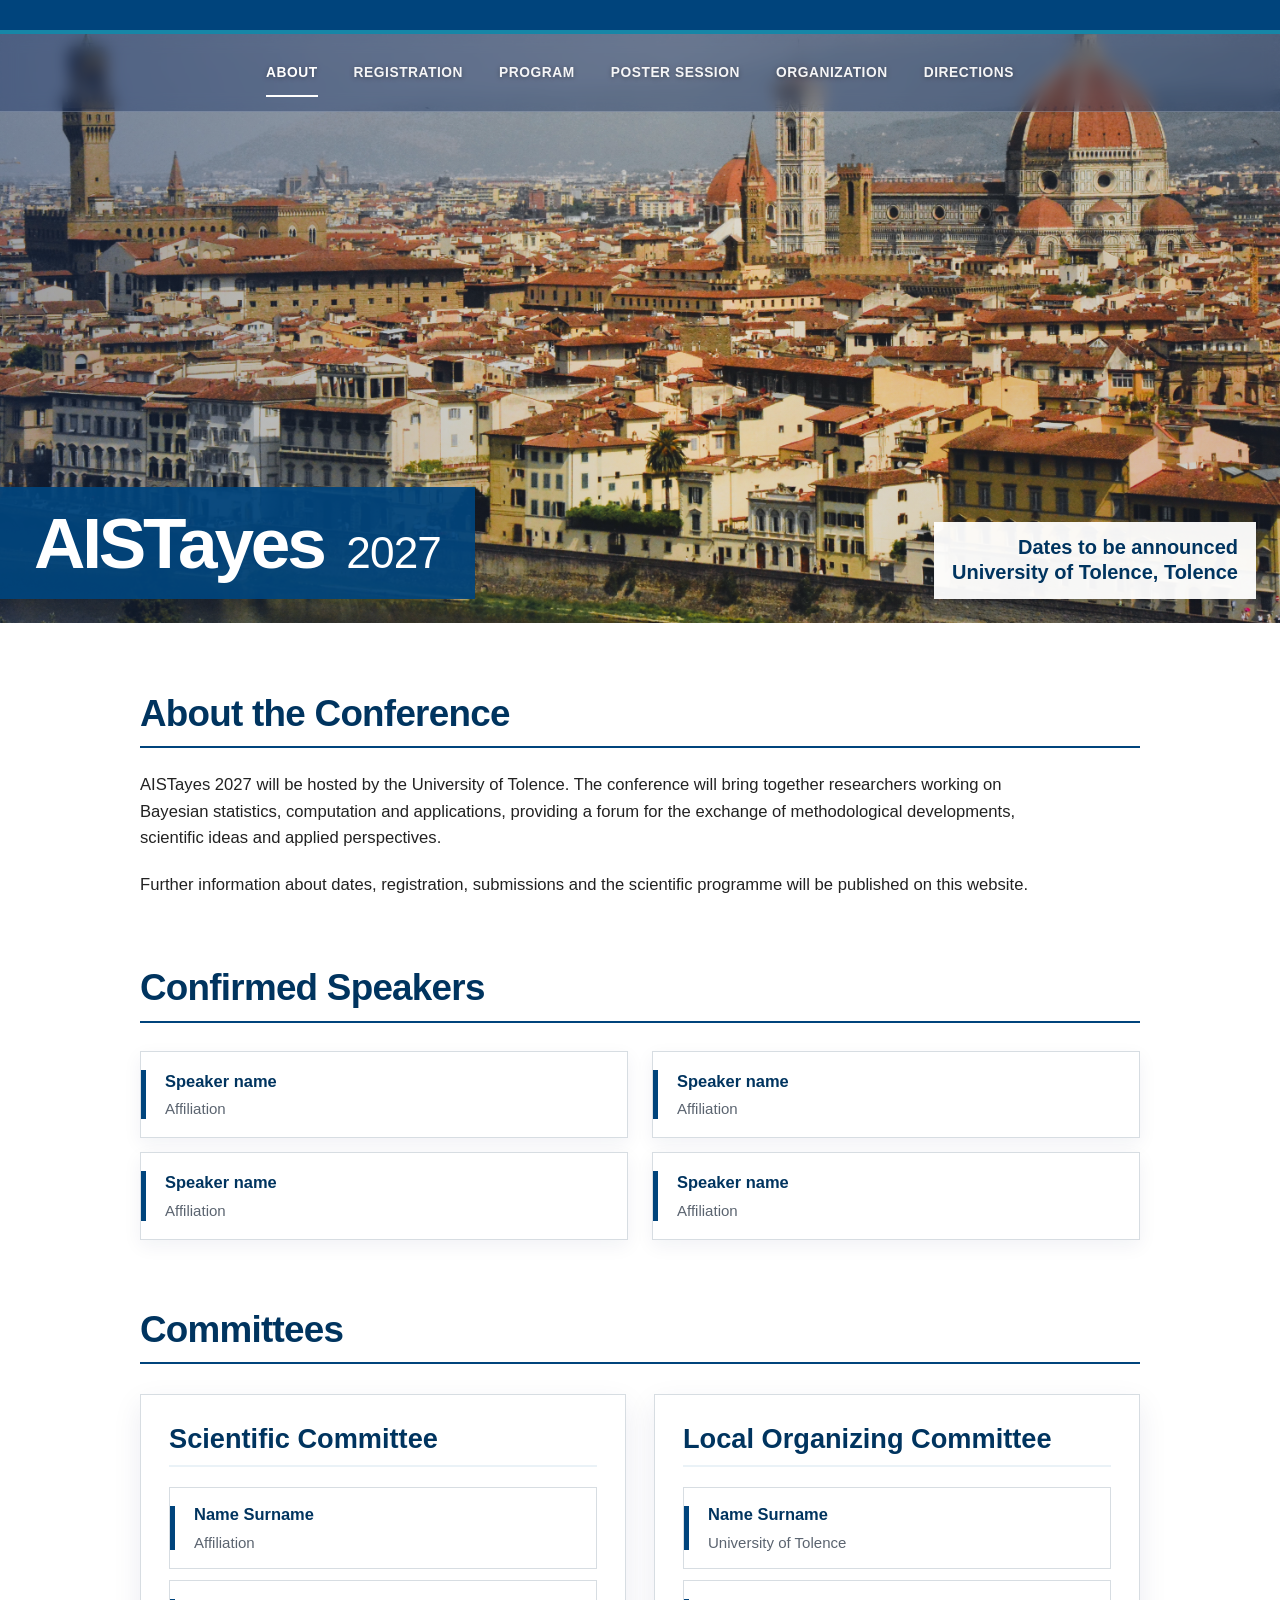
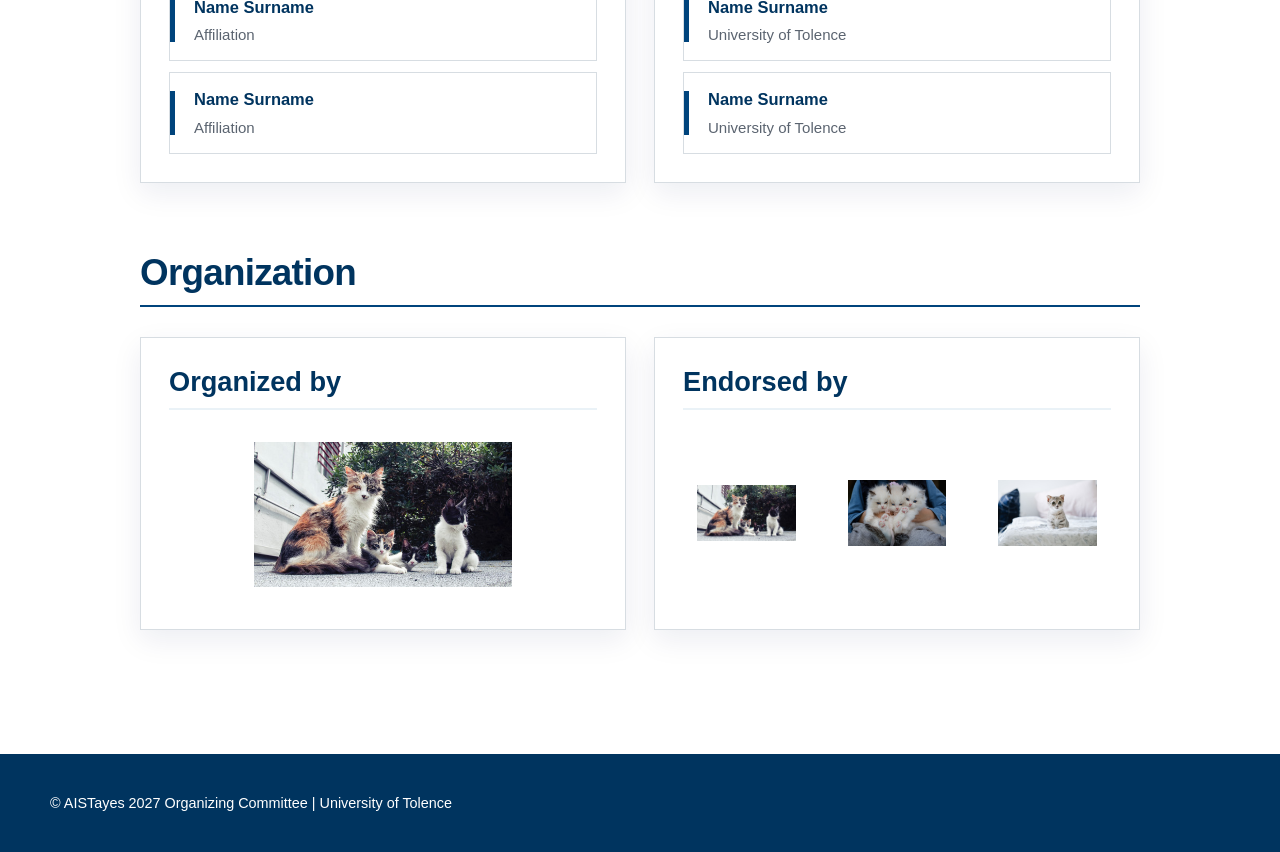
<file: index.html>
<!DOCTYPE html>
<html lang="en">

<head>
    <meta charset="utf-8">
    <meta name="viewport" content="width=device-width, initial-scale=1">

    <base href=".">

    <link rel="shortcut icon" type="image/png" href="assets/favicon.png">
    <link rel="stylesheet" type="text/css" media="all" href="assets/main.css?v=13">

    <meta name="description" content="AISTayes 2027 conference website">
    <meta name="resource-type" content="document">
    <meta name="distribution" content="global">
    <meta name="keywords" content="AISTayes 2027, Bayesian statistics, conference, University of Tolence">

    <title>AISTayes 2027</title>
</head>

<body>

    <nav class="main-navigation" aria-label="Main navigation">
        <div class="navigation-inner">
            <a class="current" aria-current="page" title="About AISTayes 2027" href=".">
                About
            </a>
            <a title="Register for the Conference" href="registration">
                Registration
            </a>
            <a title="Conference Program" href="program">
                Program
            </a>
            <a title="Conference Poster Session" href="poster-session">
                Poster Session
            </a>
            <a title="Conference Organization" href="#committees">
                Organization
            </a>
            <a title="Directions to the Conference" href="directions">
                Directions
            </a>
        </div>
    </nav>

    <header class="site-hero">
        <div class="banner">
            <img src="assets/banner.JPG" alt="Tolence panorama for AISTayes 2027">

            <div class="hero-title">
                <span class="title1">AISTayes</span>
                <span class="year">2027</span>
            </div>

            <div class="hero-details">
                Dates to be announced<br>
                University of Tolence, Tolence
            </div>
        </div>
    </header>

    <main class="page-content">

        <section class="conference-section" aria-labelledby="about-conference">
            <h2 id="about-conference">About the Conference</h2>

            <p>
                AISTayes 2027 will be hosted by the University of Tolence.
                The conference will bring together researchers working on
                Bayesian statistics, computation and applications, providing
                a forum for the exchange of methodological developments,
                scientific ideas and applied perspectives.
            </p>

            <p>
                Further information about dates, registration, submissions and
                the scientific programme will be published on this website.
            </p>
        </section>

        <section class="conference-section" aria-labelledby="confirmed-speakers">
            <h2 id="confirmed-speakers">Confirmed Speakers</h2>

            <ul class="people-list">
                <li><strong>Speaker name</strong><span>Affiliation</span></li>
                <li><strong>Speaker name</strong><span>Affiliation</span></li>
                <li><strong>Speaker name</strong><span>Affiliation</span></li>
                <li><strong>Speaker name</strong><span>Affiliation</span></li>
            </ul>
        </section>

        <section class="conference-section" aria-labelledby="committees">
            <h2 id="committees">Committees</h2>

            <div class="committee-grid">
                <article class="committee-card">
                    <h3>Scientific Committee</h3>
                    <ul class="people-list compact">
                        <li><strong>Name Surname</strong><span>Affiliation</span></li>
                        <li><strong>Name Surname</strong><span>Affiliation</span></li>
                        <li><strong>Name Surname</strong><span>Affiliation</span></li>
                    </ul>
                </article>

                <article class="committee-card">
                    <h3>Local Organizing Committee</h3>
                    <ul class="people-list compact">
                        <li><strong>Name Surname</strong><span>University of Tolence</span></li>
                        <li><strong>Name Surname</strong><span>University of Tolence</span></li>
                        <li><strong>Name Surname</strong><span>University of Tolence</span></li>
                    </ul>
                </article>
            </div>
        </section>

        <section id="organization" class="conference-section" aria-labelledby="organization-title">
            <h2 id="organization-title">Organization</h2>

            <div class="organization-grid">
                <article class="logo-panel">
                    <h3>Organized by</h3>
                    <div class="logo-row single-logo">
                        <a href="#" aria-label="Conference organizer">
                            <img src="assets/kitten1.jpg" alt="Organizer logo">
                        </a>
                    </div>
                </article>

                <article class="logo-panel">
                    <h3>Endorsed by</h3>
                    <div class="logo-row endorsement-logos">
                        <a href="#" aria-label="First endorsing institution">
                            <img src="assets/kitten1.jpg" alt="First endorsing institution logo">
                        </a>
                        <a href="#" aria-label="Second endorsing institution">
                            <img src="assets/kitten2.jpg" alt="Second endorsing institution logo">
                        </a>
                        <a href="#" aria-label="Third endorsing institution">
                            <img src="assets/kitten3.jpg" alt="Third endorsing institution logo">
                        </a>
                    </div>
                </article>
            </div>
        </section>

    </main>

    <footer>
        <div class="footer-inner">
            &copy; AISTayes 2027 Organizing Committee
            <span aria-hidden="true"> | </span>
            University of Tolence
        </div>
    </footer>

</body>
</html>
</file>
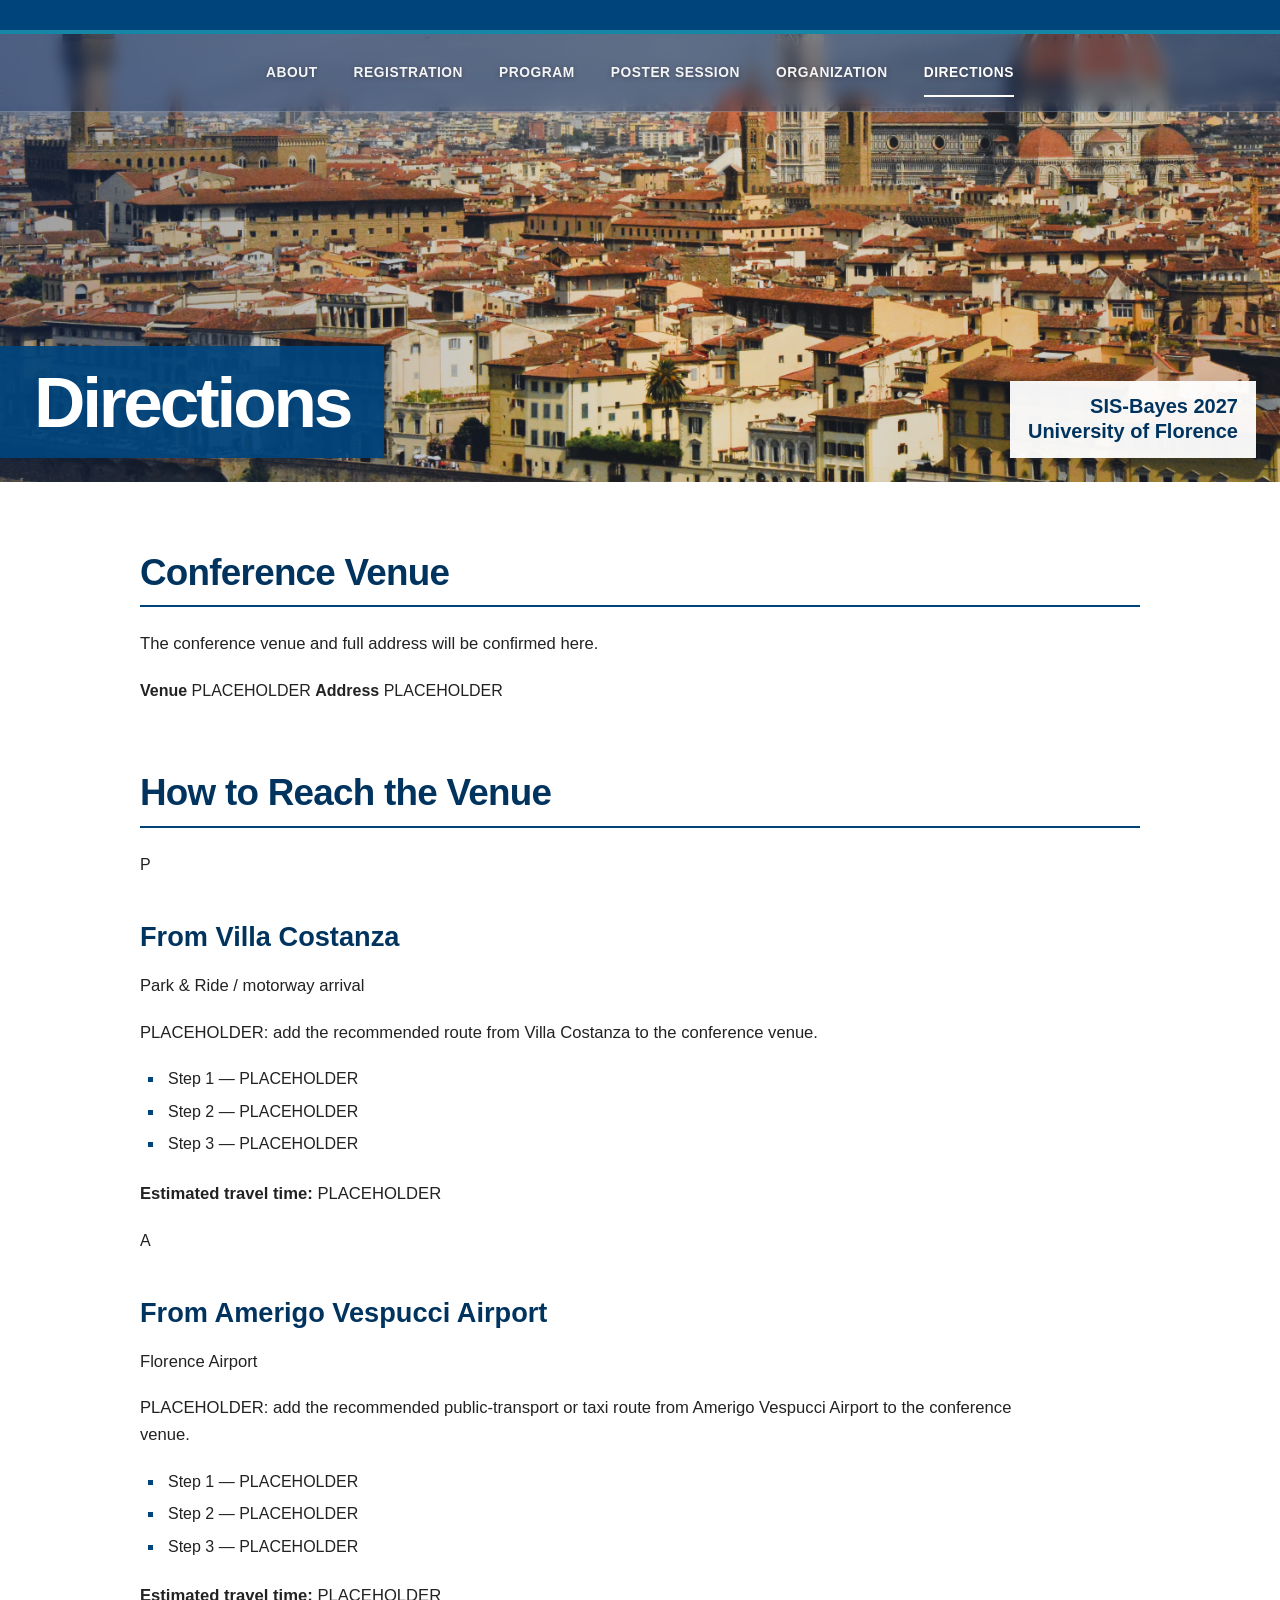
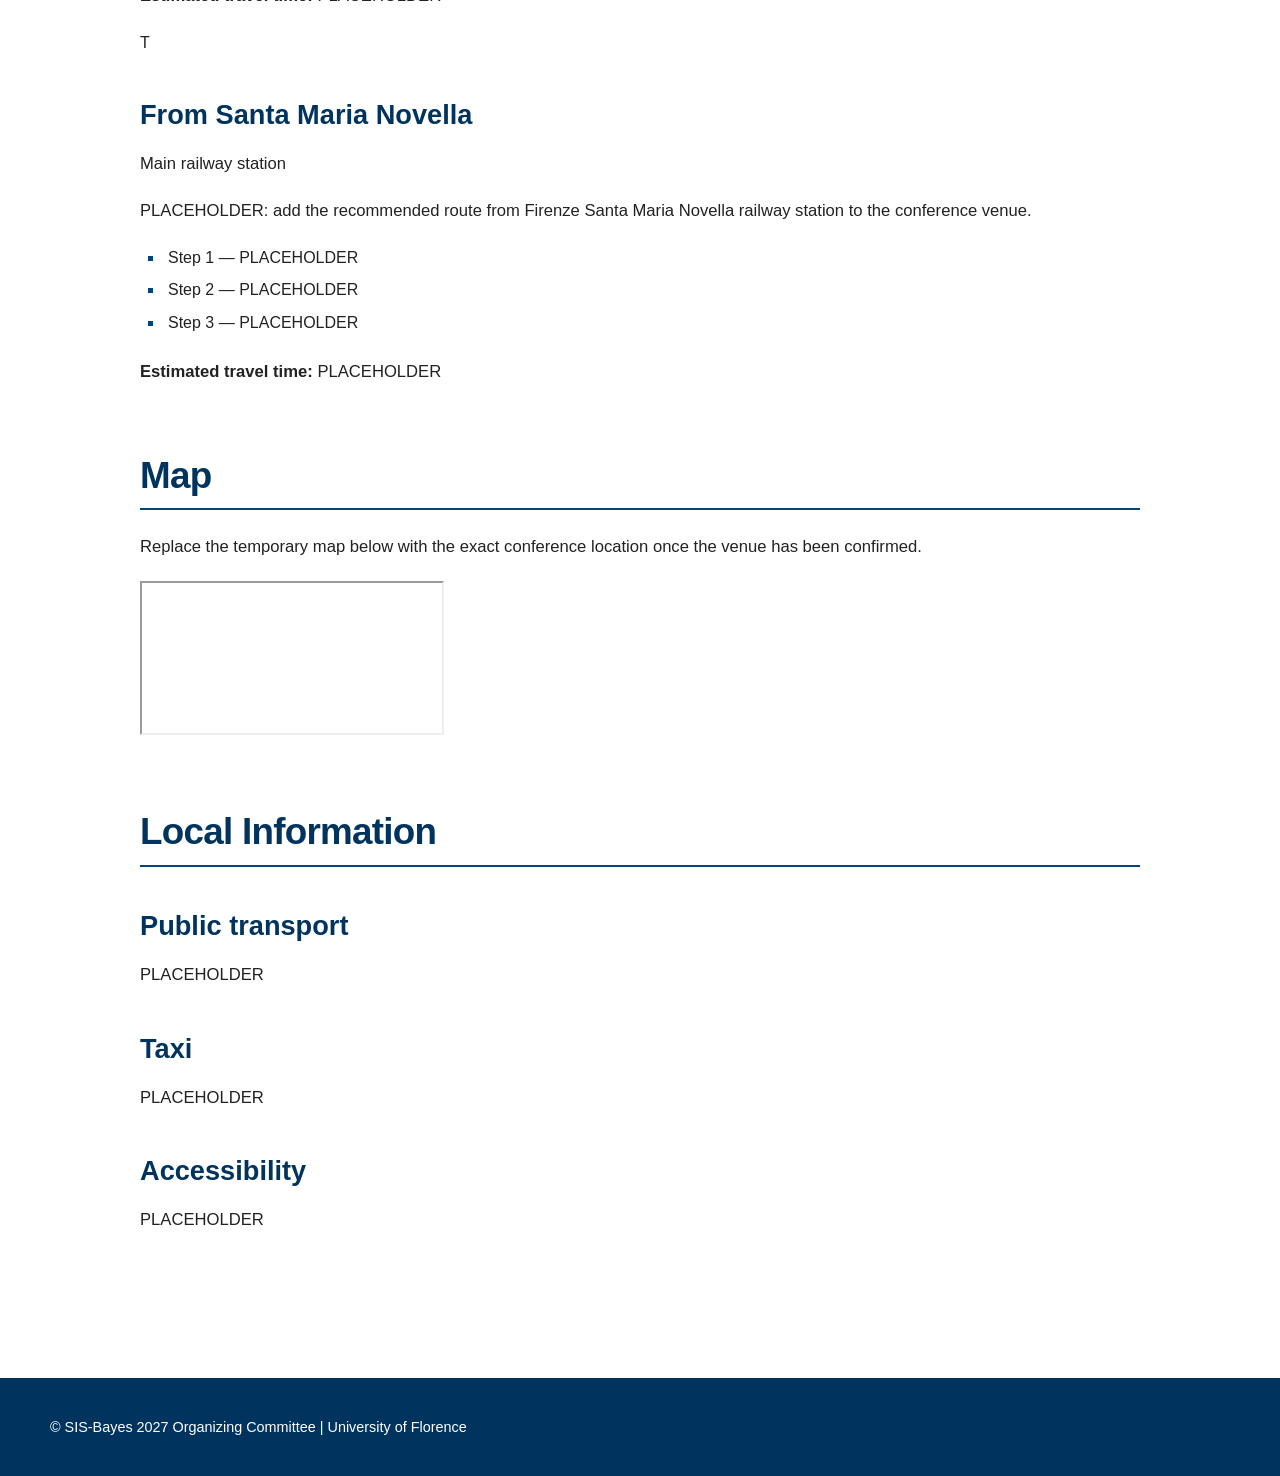
<file: directions/index.html>
<!DOCTYPE html>
<html lang="en">

<head>
    <meta charset="utf-8">
    <meta name="viewport" content="width=device-width, initial-scale=1">

    <base href="../">

    <link rel="shortcut icon" type="image/png" href="assets/favicon.png">
    <link rel="stylesheet" type="text/css" media="all" href="assets/main.css?v=14">

    <meta name="description" content="Directions and travel information for SIS-Bayes 2027">
    <meta name="resource-type" content="document">
    <meta name="distribution" content="global">
    <meta name="keywords" content="SIS-Bayes 2027, directions, Florence, conference venue">

    <title>Directions | SIS-Bayes 2027</title>
</head>

<body>

    <nav class="main-navigation" aria-label="Main navigation">
        <div class="navigation-inner">
            <a title="About SIS-Bayes 2027" href=".">
                About
            </a>

            <a title="Register for the Conference" href="registration">
                Registration
            </a>

            <a title="Conference Program" href="program">
                Program
            </a>

            <a title="Conference Poster Session" href="poster-session">
                Poster Session
            </a>

            <a title="Conference Organization" href="./#organization">
                Organization
            </a>

            <a class="current"
               aria-current="page"
               title="Directions to the Conference"
               href="directions">
                Directions
            </a>
        </div>
    </nav>

    <header class="site-hero compact-hero">
        <div class="banner">
            <img src="assets/banner.JPG"
                 alt="Florence panorama for SIS-Bayes 2027">

            <div class="hero-title">
                <span class="title1">Directions</span>
            </div>

            <div class="hero-details">
                SIS-Bayes 2027<br>
                University of Florence
            </div>
        </div>
    </header>

    <main class="page-content directions-page">

        <section class="conference-section" aria-labelledby="venue-title">
            <h2 id="venue-title">Conference Venue</h2>

            <p>
                The conference venue and full address will be confirmed here.
            </p>

            <div class="venue-box">
                <strong>Venue</strong>
                <span>PLACEHOLDER</span>

                <strong>Address</strong>
                <span>PLACEHOLDER</span>
            </div>
        </section>

        <section class="conference-section" aria-labelledby="travel-title">
            <h2 id="travel-title">How to Reach the Venue</h2>

            <div class="travel-grid">

                <article class="travel-card">
                    <div class="travel-card-heading">
                        <span class="travel-icon" aria-hidden="true">P</span>
                        <div>
                            <h3>From Villa Costanza</h3>
                            <p class="travel-subtitle">Park &amp; Ride / motorway arrival</p>
                        </div>
                    </div>

                    <div class="travel-content">
                        <p>
                            PLACEHOLDER: add the recommended route from Villa Costanza
                            to the conference venue.
                        </p>

                        <ul class="travel-steps">
                            <li>Step 1 — PLACEHOLDER</li>
                            <li>Step 2 — PLACEHOLDER</li>
                            <li>Step 3 — PLACEHOLDER</li>
                        </ul>

                        <p class="travel-meta">
                            <strong>Estimated travel time:</strong> PLACEHOLDER
                        </p>
                    </div>
                </article>

                <article class="travel-card">
                    <div class="travel-card-heading">
                        <span class="travel-icon" aria-hidden="true">A</span>
                        <div>
                            <h3>From Amerigo Vespucci Airport</h3>
                            <p class="travel-subtitle">Florence Airport</p>
                        </div>
                    </div>

                    <div class="travel-content">
                        <p>
                            PLACEHOLDER: add the recommended public-transport or taxi
                            route from Amerigo Vespucci Airport to the conference venue.
                        </p>

                        <ul class="travel-steps">
                            <li>Step 1 — PLACEHOLDER</li>
                            <li>Step 2 — PLACEHOLDER</li>
                            <li>Step 3 — PLACEHOLDER</li>
                        </ul>

                        <p class="travel-meta">
                            <strong>Estimated travel time:</strong> PLACEHOLDER
                        </p>
                    </div>
                </article>

                <article class="travel-card">
                    <div class="travel-card-heading">
                        <span class="travel-icon" aria-hidden="true">T</span>
                        <div>
                            <h3>From Santa Maria Novella</h3>
                            <p class="travel-subtitle">Main railway station</p>
                        </div>
                    </div>

                    <div class="travel-content">
                        <p>
                            PLACEHOLDER: add the recommended route from Firenze Santa
                            Maria Novella railway station to the conference venue.
                        </p>

                        <ul class="travel-steps">
                            <li>Step 1 — PLACEHOLDER</li>
                            <li>Step 2 — PLACEHOLDER</li>
                            <li>Step 3 — PLACEHOLDER</li>
                        </ul>

                        <p class="travel-meta">
                            <strong>Estimated travel time:</strong> PLACEHOLDER
                        </p>
                    </div>
                </article>

            </div>
        </section>

        <section class="conference-section" aria-labelledby="map-title">
            <h2 id="map-title">Map</h2>

            <p>
                Replace the temporary map below with the exact conference location
                once the venue has been confirmed.
            </p>

            <iframe
                class="directions-map"
                title="Temporary map of Florence"
                src="https://www.google.com/maps?q=Florence%2C+Italy&output=embed"
                loading="lazy"
                referrerpolicy="no-referrer-when-downgrade">
            </iframe>
        </section>

        <section class="conference-section" aria-labelledby="local-information-title">
            <h2 id="local-information-title">Local Information</h2>

            <div class="local-info-grid">
                <article class="local-info-card">
                    <h3>Public transport</h3>
                    <p>PLACEHOLDER</p>
                </article>

                <article class="local-info-card">
                    <h3>Taxi</h3>
                    <p>PLACEHOLDER</p>
                </article>

                <article class="local-info-card">
                    <h3>Accessibility</h3>
                    <p>PLACEHOLDER</p>
                </article>
            </div>
        </section>

    </main>

    <footer>
        <div class="footer-inner">
            &copy; SIS-Bayes 2027 Organizing Committee
            <span aria-hidden="true"> | </span>
            University of Florence
        </div>
    </footer>

</body>
</html>
</file>
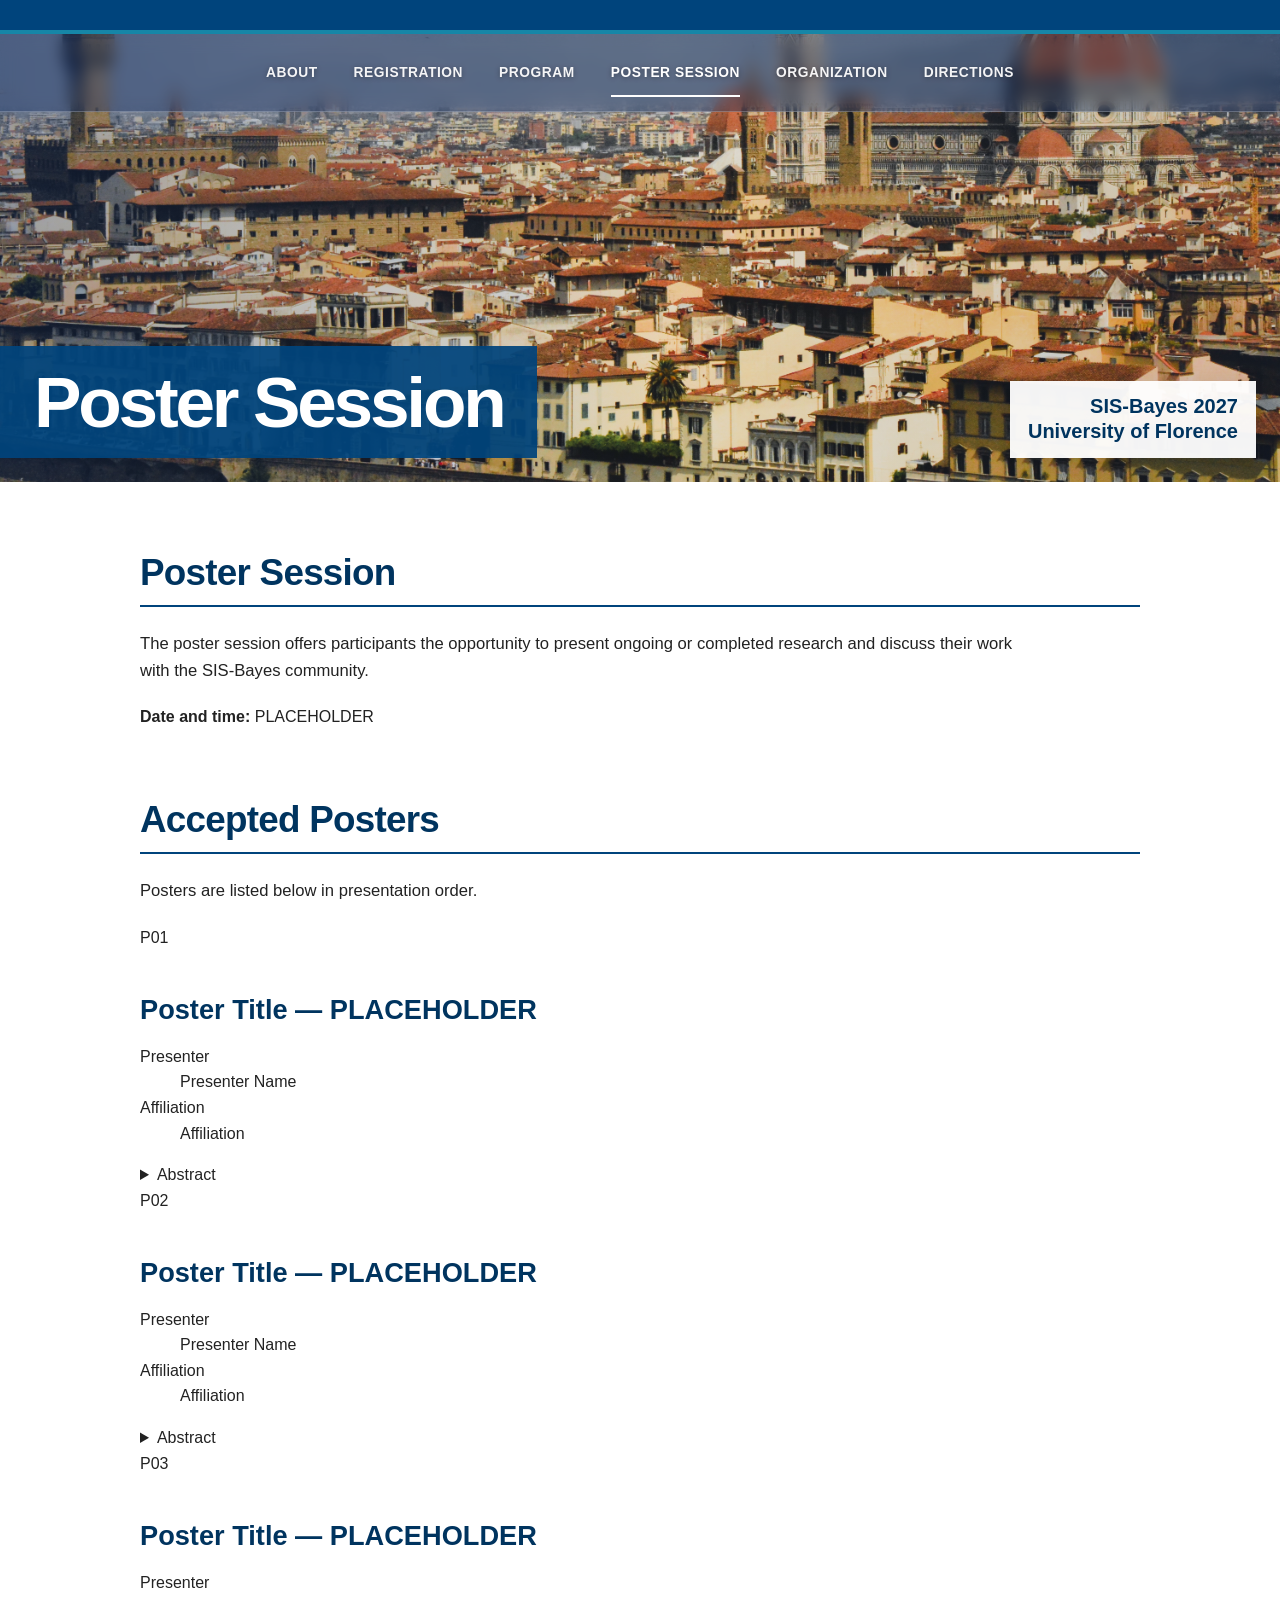
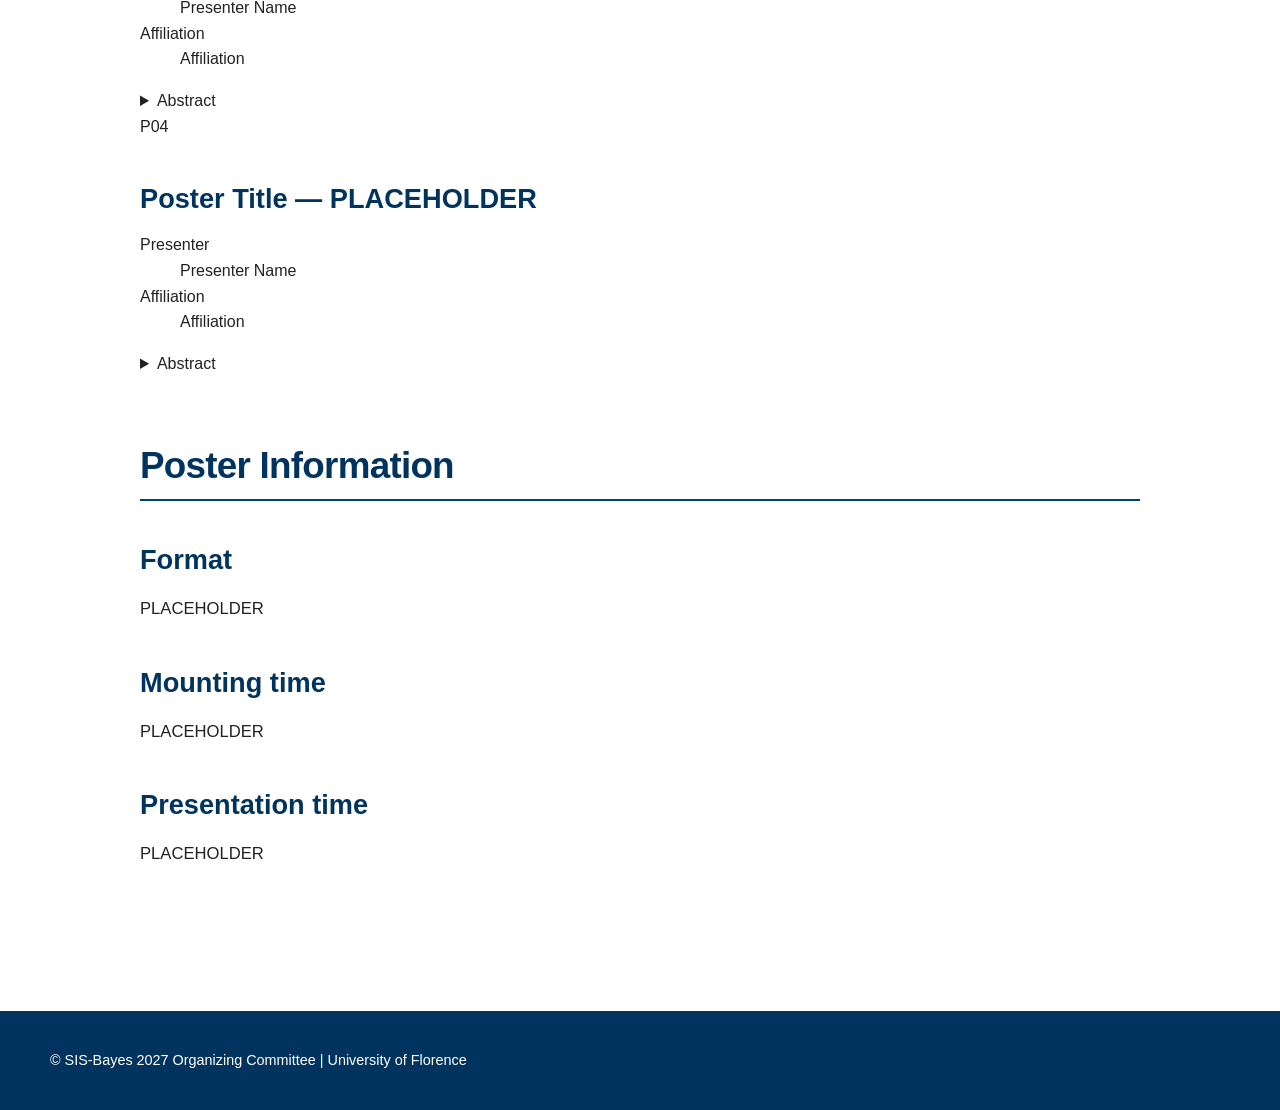
<file: poster-session/index.html>
<!DOCTYPE html>
<html lang="en">

<head>
    <meta charset="utf-8">
    <meta name="viewport" content="width=device-width, initial-scale=1">

    <base href="../">

    <link rel="shortcut icon" type="image/png" href="assets/favicon.png">
    <link rel="stylesheet" type="text/css" media="all" href="assets/main.css?v=13">

    <meta name="description" content="Poster session for SIS-Bayes 2027">
    <meta name="resource-type" content="document">
    <meta name="distribution" content="global">
    <meta name="keywords" content="SIS-Bayes 2027, poster session, Bayesian statistics, conference">

    <title>Poster Session | SIS-Bayes 2027</title>
</head>

<body>

    <nav class="main-navigation" aria-label="Main navigation">
        <div class="navigation-inner">
            <a title="About SIS-Bayes 2027" href=".">
                About
            </a>

            <a title="Register for the Conference" href="registration">
                Registration
            </a>

            <a title="Conference Program" href="program">
                Program
            </a>

            <a class="current"
               aria-current="page"
               title="Conference Poster Session"
               href="poster-session">
                Poster Session
            </a>

            <a title="Conference Organization" href="./#organization">
                Organization
            </a>

            <a title="Directions to the Conference" href="directions">
                Directions
            </a>
        </div>
    </nav>

    <header class="site-hero compact-hero">
        <div class="banner">
            <img src="assets/banner.JPG"
                 alt="Florence panorama for SIS-Bayes 2027">

            <div class="hero-title">
                <span class="title1">Poster Session</span>
            </div>

            <div class="hero-details">
                SIS-Bayes 2027<br>
                University of Florence
            </div>
        </div>
    </header>

    <main class="page-content poster-page">

        <section class="conference-section" aria-labelledby="poster-session-title">
            <h2 id="poster-session-title">Poster Session</h2>

            <p>
                The poster session offers participants the opportunity to present
                ongoing or completed research and discuss their work with the
                SIS-Bayes community.
            </p>

            <div class="poster-session-note">
                <strong>Date and time:</strong>
                <span>PLACEHOLDER</span>
            </div>
        </section>

        <section class="conference-section" aria-labelledby="posters-title">
            <div class="poster-list-heading">
                <div>
                    <h2 id="posters-title">Accepted Posters</h2>
                    <p>
                        Posters are listed below in presentation order.
                    </p>
                </div>
            </div>

            <div class="poster-list">

                <article class="poster-entry">
                    <div class="poster-number">P01</div>

                    <div class="poster-content">
                        <h3>Poster Title — PLACEHOLDER</h3>

                        <dl class="poster-meta">
                            <div>
                                <dt>Presenter</dt>
                                <dd>Presenter Name</dd>
                            </div>

                            <div>
                                <dt>Affiliation</dt>
                                <dd>Affiliation</dd>
                            </div>
                        </dl>

                        <details class="poster-abstract">
                            <summary>Abstract</summary>
                            <p>
                                Abstract placeholder. The full abstract will be
                                published when available.
                            </p>
                        </details>
                    </div>
                </article>

                <article class="poster-entry">
                    <div class="poster-number">P02</div>

                    <div class="poster-content">
                        <h3>Poster Title — PLACEHOLDER</h3>

                        <dl class="poster-meta">
                            <div>
                                <dt>Presenter</dt>
                                <dd>Presenter Name</dd>
                            </div>

                            <div>
                                <dt>Affiliation</dt>
                                <dd>Affiliation</dd>
                            </div>
                        </dl>

                        <details class="poster-abstract">
                            <summary>Abstract</summary>
                            <p>Abstract placeholder.</p>
                        </details>
                    </div>
                </article>

                <article class="poster-entry">
                    <div class="poster-number">P03</div>

                    <div class="poster-content">
                        <h3>Poster Title — PLACEHOLDER</h3>

                        <dl class="poster-meta">
                            <div>
                                <dt>Presenter</dt>
                                <dd>Presenter Name</dd>
                            </div>

                            <div>
                                <dt>Affiliation</dt>
                                <dd>Affiliation</dd>
                            </div>
                        </dl>

                        <details class="poster-abstract">
                            <summary>Abstract</summary>
                            <p>Abstract placeholder.</p>
                        </details>
                    </div>
                </article>

                <article class="poster-entry">
                    <div class="poster-number">P04</div>

                    <div class="poster-content">
                        <h3>Poster Title — PLACEHOLDER</h3>

                        <dl class="poster-meta">
                            <div>
                                <dt>Presenter</dt>
                                <dd>Presenter Name</dd>
                            </div>

                            <div>
                                <dt>Affiliation</dt>
                                <dd>Affiliation</dd>
                            </div>
                        </dl>

                        <details class="poster-abstract">
                            <summary>Abstract</summary>
                            <p>Abstract placeholder.</p>
                        </details>
                    </div>
                </article>

            </div>
        </section>

        <section class="conference-section" aria-labelledby="poster-information-title">
            <h2 id="poster-information-title">Poster Information</h2>

            <div class="poster-info-grid">
                <article class="poster-info-card">
                    <h3>Format</h3>
                    <p>PLACEHOLDER</p>
                </article>

                <article class="poster-info-card">
                    <h3>Mounting time</h3>
                    <p>PLACEHOLDER</p>
                </article>

                <article class="poster-info-card">
                    <h3>Presentation time</h3>
                    <p>PLACEHOLDER</p>
                </article>
            </div>
        </section>

    </main>

    <footer>
        <div class="footer-inner">
            &copy; SIS-Bayes 2027 Organizing Committee
            <span aria-hidden="true"> | </span>
            University of Florence
        </div>
    </footer>

</body>
</html>
</file>
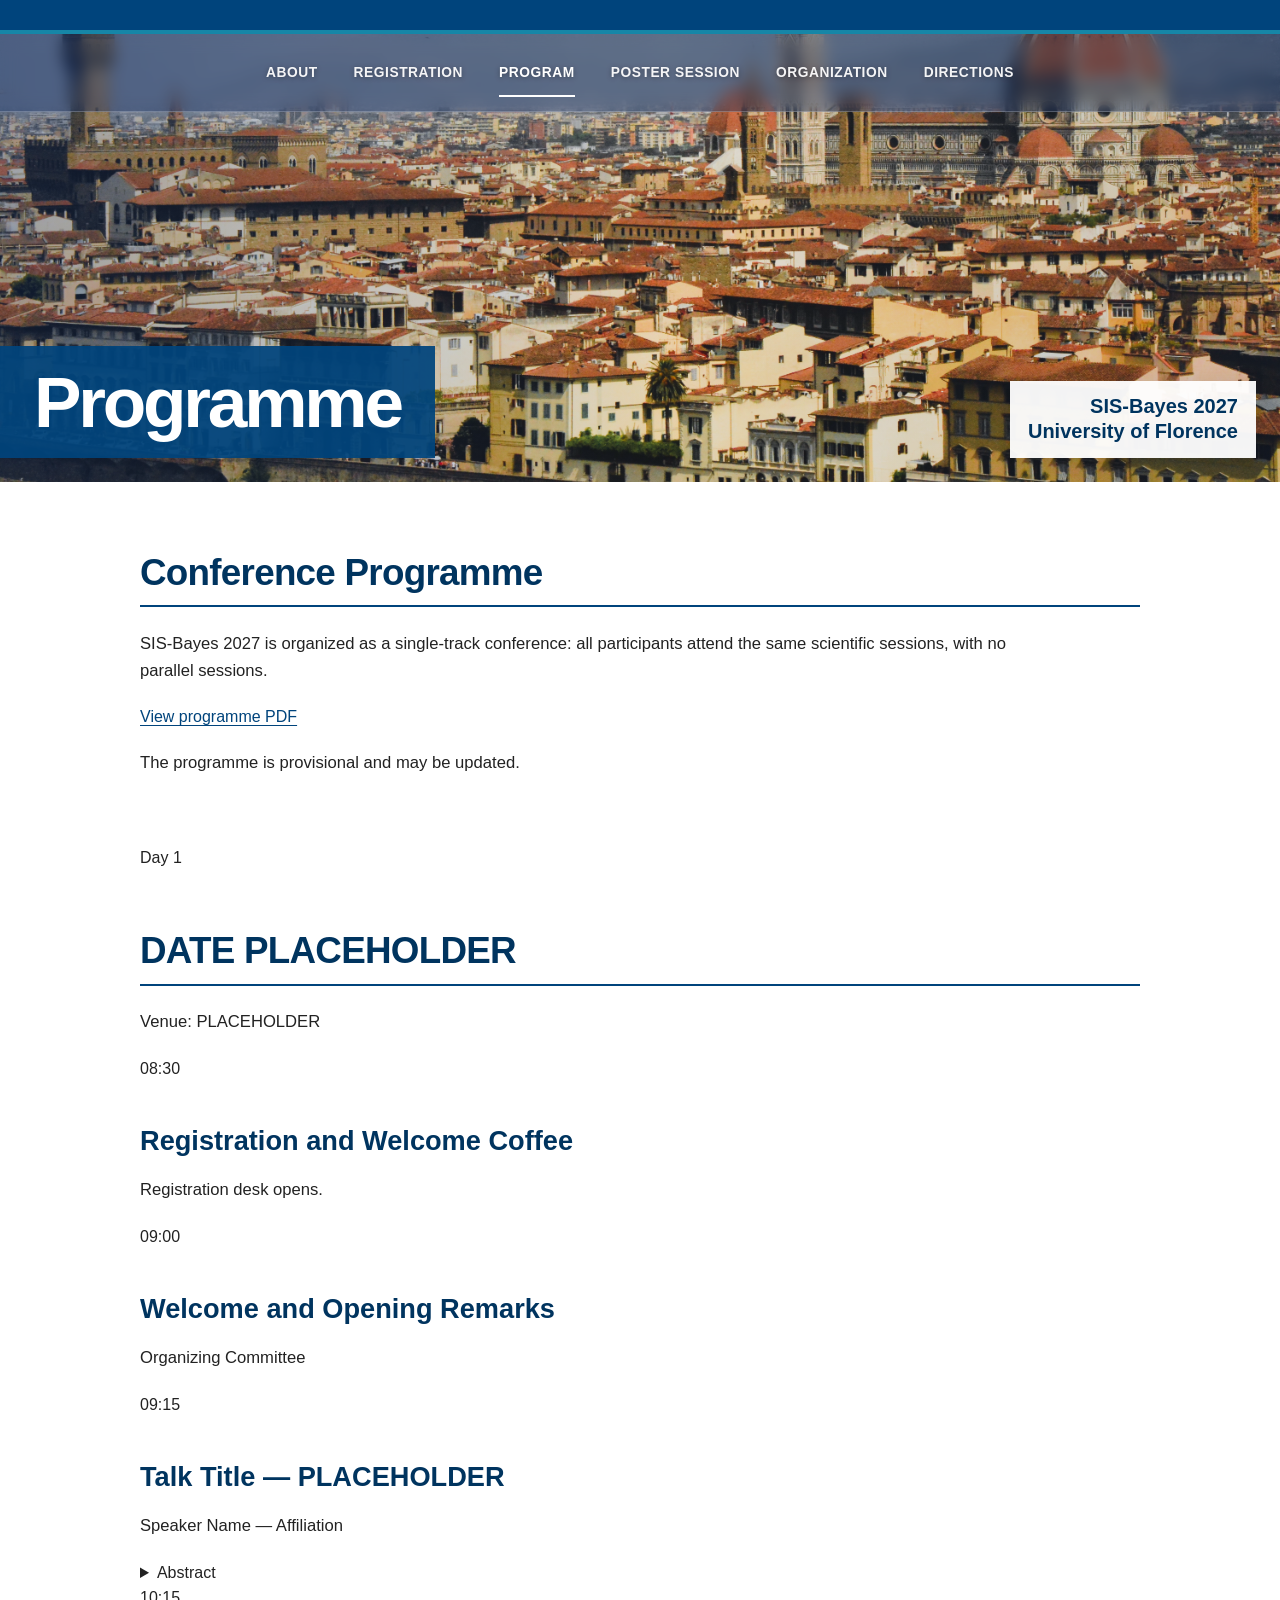
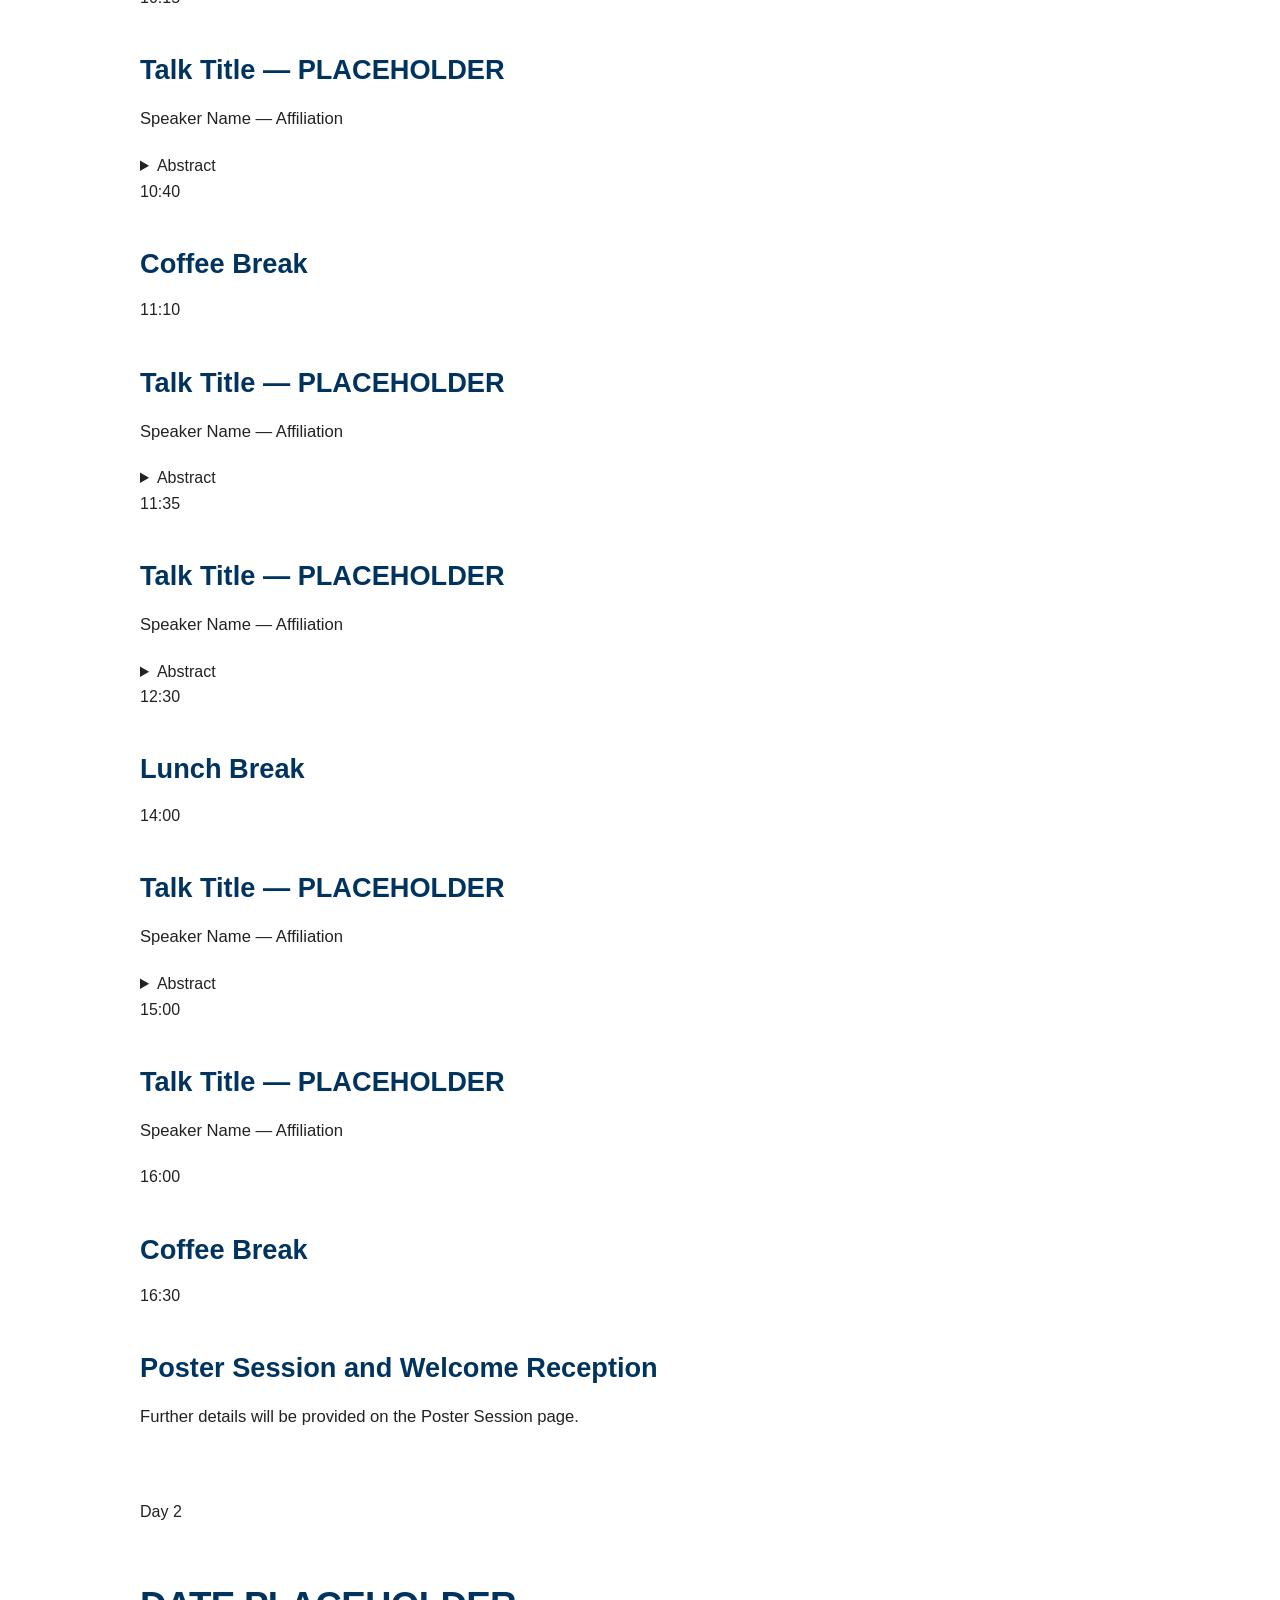
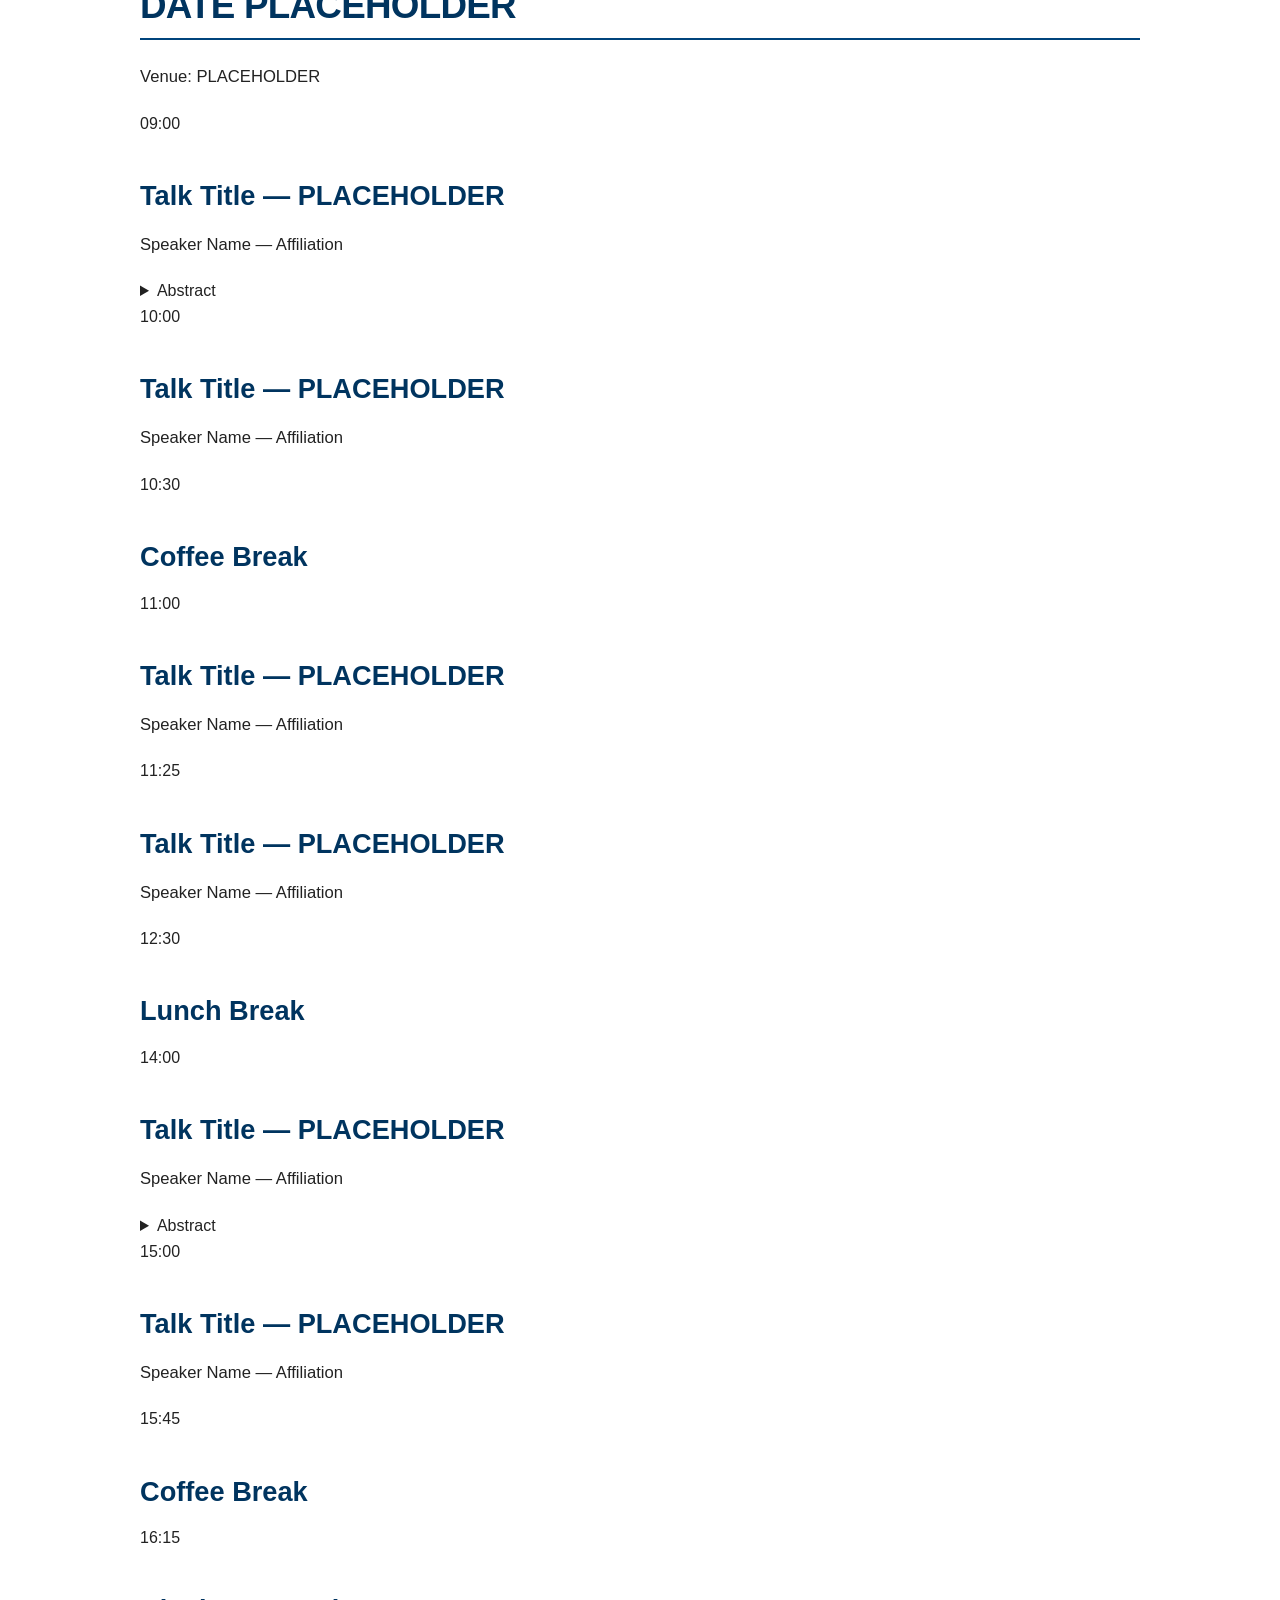
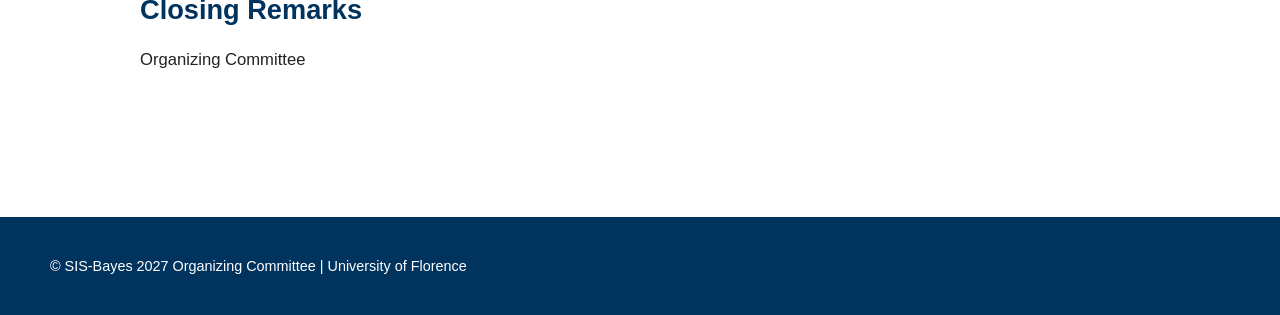
<file: program/index.html>
<!DOCTYPE html>
<html lang="en">

<head>
    <meta charset="utf-8">
    <meta name="viewport" content="width=device-width, initial-scale=1">

    <base href="../">

    <link rel="shortcut icon" type="image/png" href="assets/favicon.png">
    <link rel="stylesheet" type="text/css" media="all" href="assets/main.css?v=12">

    <meta name="description" content="Scientific programme for SIS-Bayes 2027">
    <meta name="resource-type" content="document">
    <meta name="distribution" content="global">
    <meta name="keywords" content="SIS-Bayes 2027, programme, Bayesian statistics, conference">

    <title>Programme | SIS-Bayes 2027</title>
</head>

<body>

    <nav class="main-navigation" aria-label="Main navigation">
        <div class="navigation-inner">
            <a title="About SIS-Bayes 2027" href=".">
                About
            </a>

            <a title="Register for the Conference" href="registration">
                Registration
            </a>

            <a class="current"
               aria-current="page"
               title="Conference Programme"
               href="program">
                Program
            </a>

            <a title="Conference Poster Session" href="poster-session">
                Poster Session
            </a>

            <a title="Conference Organization" href="./#organization">
                Organization
            </a>

            <a title="Directions to the Conference" href="directions">
                Directions
            </a>
        </div>
    </nav>

    <header class="site-hero compact-hero">
        <div class="banner">
            <img src="assets/banner.JPG"
                 alt="Florence panorama for SIS-Bayes 2027">

            <div class="hero-title">
                <span class="title1">Programme</span>
            </div>

            <div class="hero-details">
                SIS-Bayes 2027<br>
                University of Florence
            </div>
        </div>
    </header>

    <main class="page-content program-page">

        <section class="conference-section" aria-labelledby="programme-title">
            <div class="program-intro">
                <div>
                    <h2 id="programme-title">Conference Programme</h2>

                    <p>
                        SIS-Bayes 2027 is organized as a single-track conference:
                        all participants attend the same scientific sessions, with
                        no parallel sessions.
                    </p>
                </div>

                <a class="program-pdf-button"
                   href="https://drive.google.com/file/d/PLACEHOLDER/view"
                   target="_blank"
                   rel="noopener noreferrer">
                    View programme PDF
                </a>
            </div>

            <p class="program-update-note">
                The programme is provisional and may be updated.
            </p>
        </section>

        <!-- ==================================================
             DAY 1
             ================================================== -->
        <section class="program-day" aria-labelledby="day-one-title">

            <header class="program-day-header">
                <span class="program-day-number">Day 1</span>
                <div>
                    <h2 id="day-one-title">DATE PLACEHOLDER</h2>
                    <p>Venue: PLACEHOLDER</p>
                </div>
            </header>

            <div class="program-schedule">

                <article class="program-item program-item-special">
                    <time datetime="08:30">08:30</time>
                    <div class="program-item-content">
                        <h3>Registration and Welcome Coffee</h3>
                        <p class="program-description">
                            Registration desk opens.
                        </p>
                    </div>
                </article>

                <article class="program-item">
                    <time datetime="09:00">09:00</time>
                    <div class="program-item-content">
                        <h3>Welcome and Opening Remarks</h3>
                        <p class="program-speaker">
                            Organizing Committee
                        </p>
                    </div>
                </article>

                <article class="program-item">
                    <time datetime="09:15">09:15</time>
                    <div class="program-item-content">
                        <h3>Talk Title — PLACEHOLDER</h3>
                        <p class="program-speaker">
                            Speaker Name — Affiliation
                        </p>
                        <details class="program-abstract">
                            <summary>Abstract</summary>
                            <p>
                                Abstract placeholder. The full abstract will be
                                published when available.
                            </p>
                        </details>
                    </div>
                </article>

                <article class="program-item">
                    <time datetime="10:15">10:15</time>
                    <div class="program-item-content">
                        <h3>Talk Title — PLACEHOLDER</h3>
                        <p class="program-speaker">
                            Speaker Name — Affiliation
                        </p>
                        <details class="program-abstract">
                            <summary>Abstract</summary>
                            <p>Abstract placeholder.</p>
                        </details>
                    </div>
                </article>

                <article class="program-item program-item-special">
                    <time datetime="10:40">10:40</time>
                    <div class="program-item-content">
                        <h3>Coffee Break</h3>
                    </div>
                </article>

                <article class="program-item">
                    <time datetime="11:10">11:10</time>
                    <div class="program-item-content">
                        <h3>Talk Title — PLACEHOLDER</h3>
                        <p class="program-speaker">
                            Speaker Name — Affiliation
                        </p>
                        <details class="program-abstract">
                            <summary>Abstract</summary>
                            <p>Abstract placeholder.</p>
                        </details>
                    </div>
                </article>

                <article class="program-item">
                    <time datetime="11:35">11:35</time>
                    <div class="program-item-content">
                        <h3>Talk Title — PLACEHOLDER</h3>
                        <p class="program-speaker">
                            Speaker Name — Affiliation
                        </p>
                        <details class="program-abstract">
                            <summary>Abstract</summary>
                            <p>Abstract placeholder.</p>
                        </details>
                    </div>
                </article>

                <article class="program-item program-item-special">
                    <time datetime="12:30">12:30</time>
                    <div class="program-item-content">
                        <h3>Lunch Break</h3>
                    </div>
                </article>

                <article class="program-item">
                    <time datetime="14:00">14:00</time>
                    <div class="program-item-content">
                        <h3>Talk Title — PLACEHOLDER</h3>
                        <p class="program-speaker">
                            Speaker Name — Affiliation
                        </p>
                        <details class="program-abstract">
                            <summary>Abstract</summary>
                            <p>Abstract placeholder.</p>
                        </details>
                    </div>
                </article>

                <article class="program-item">
                    <time datetime="15:00">15:00</time>
                    <div class="program-item-content">
                        <h3>Talk Title — PLACEHOLDER</h3>
                        <p class="program-speaker">
                            Speaker Name — Affiliation
                        </p>
                    </div>
                </article>

                <article class="program-item program-item-special">
                    <time datetime="16:00">16:00</time>
                    <div class="program-item-content">
                        <h3>Coffee Break</h3>
                    </div>
                </article>

                <article class="program-item program-item-poster">
                    <time datetime="16:30">16:30</time>
                    <div class="program-item-content">
                        <h3>Poster Session and Welcome Reception</h3>
                        <p class="program-description">
                            Further details will be provided on the Poster Session page.
                        </p>
                    </div>
                </article>

            </div>
        </section>

        <!-- ==================================================
             DAY 2
             ================================================== -->
        <section class="program-day" aria-labelledby="day-two-title">

            <header class="program-day-header">
                <span class="program-day-number">Day 2</span>
                <div>
                    <h2 id="day-two-title">DATE PLACEHOLDER</h2>
                    <p>Venue: PLACEHOLDER</p>
                </div>
            </header>

            <div class="program-schedule">

                <article class="program-item">
                    <time datetime="09:00">09:00</time>
                    <div class="program-item-content">
                        <h3>Talk Title — PLACEHOLDER</h3>
                        <p class="program-speaker">
                            Speaker Name — Affiliation
                        </p>
                        <details class="program-abstract">
                            <summary>Abstract</summary>
                            <p>Abstract placeholder.</p>
                        </details>
                    </div>
                </article>

                <article class="program-item">
                    <time datetime="10:00">10:00</time>
                    <div class="program-item-content">
                        <h3>Talk Title — PLACEHOLDER</h3>
                        <p class="program-speaker">
                            Speaker Name — Affiliation
                        </p>
                    </div>
                </article>

                <article class="program-item program-item-special">
                    <time datetime="10:30">10:30</time>
                    <div class="program-item-content">
                        <h3>Coffee Break</h3>
                    </div>
                </article>

                <article class="program-item">
                    <time datetime="11:00">11:00</time>
                    <div class="program-item-content">
                        <h3>Talk Title — PLACEHOLDER</h3>
                        <p class="program-speaker">
                            Speaker Name — Affiliation
                        </p>
                    </div>
                </article>

                <article class="program-item">
                    <time datetime="11:25">11:25</time>
                    <div class="program-item-content">
                        <h3>Talk Title — PLACEHOLDER</h3>
                        <p class="program-speaker">
                            Speaker Name — Affiliation
                        </p>
                    </div>
                </article>

                <article class="program-item program-item-special">
                    <time datetime="12:30">12:30</time>
                    <div class="program-item-content">
                        <h3>Lunch Break</h3>
                    </div>
                </article>

                <article class="program-item">
                    <time datetime="14:00">14:00</time>
                    <div class="program-item-content">
                        <h3>Talk Title — PLACEHOLDER</h3>
                        <p class="program-speaker">
                            Speaker Name — Affiliation
                        </p>
                        <details class="program-abstract">
                            <summary>Abstract</summary>
                            <p>Abstract placeholder.</p>
                        </details>
                    </div>
                </article>

                <article class="program-item">
                    <time datetime="15:00">15:00</time>
                    <div class="program-item-content">
                        <h3>Talk Title — PLACEHOLDER</h3>
                        <p class="program-speaker">
                            Speaker Name — Affiliation
                        </p>
                    </div>
                </article>

                <article class="program-item program-item-special">
                    <time datetime="15:45">15:45</time>
                    <div class="program-item-content">
                        <h3>Coffee Break</h3>
                    </div>
                </article>

                <article class="program-item">
                    <time datetime="16:15">16:15</time>
                    <div class="program-item-content">
                        <h3>Closing Remarks</h3>
                        <p class="program-speaker">
                            Organizing Committee
                        </p>
                    </div>
                </article>

            </div>
        </section>

    </main>

    <footer>
        <div class="footer-inner">
            &copy; SIS-Bayes 2027 Organizing Committee
            <span aria-hidden="true"> | </span>
            University of Florence
        </div>
    </footer>

</body>
</html>
</file>
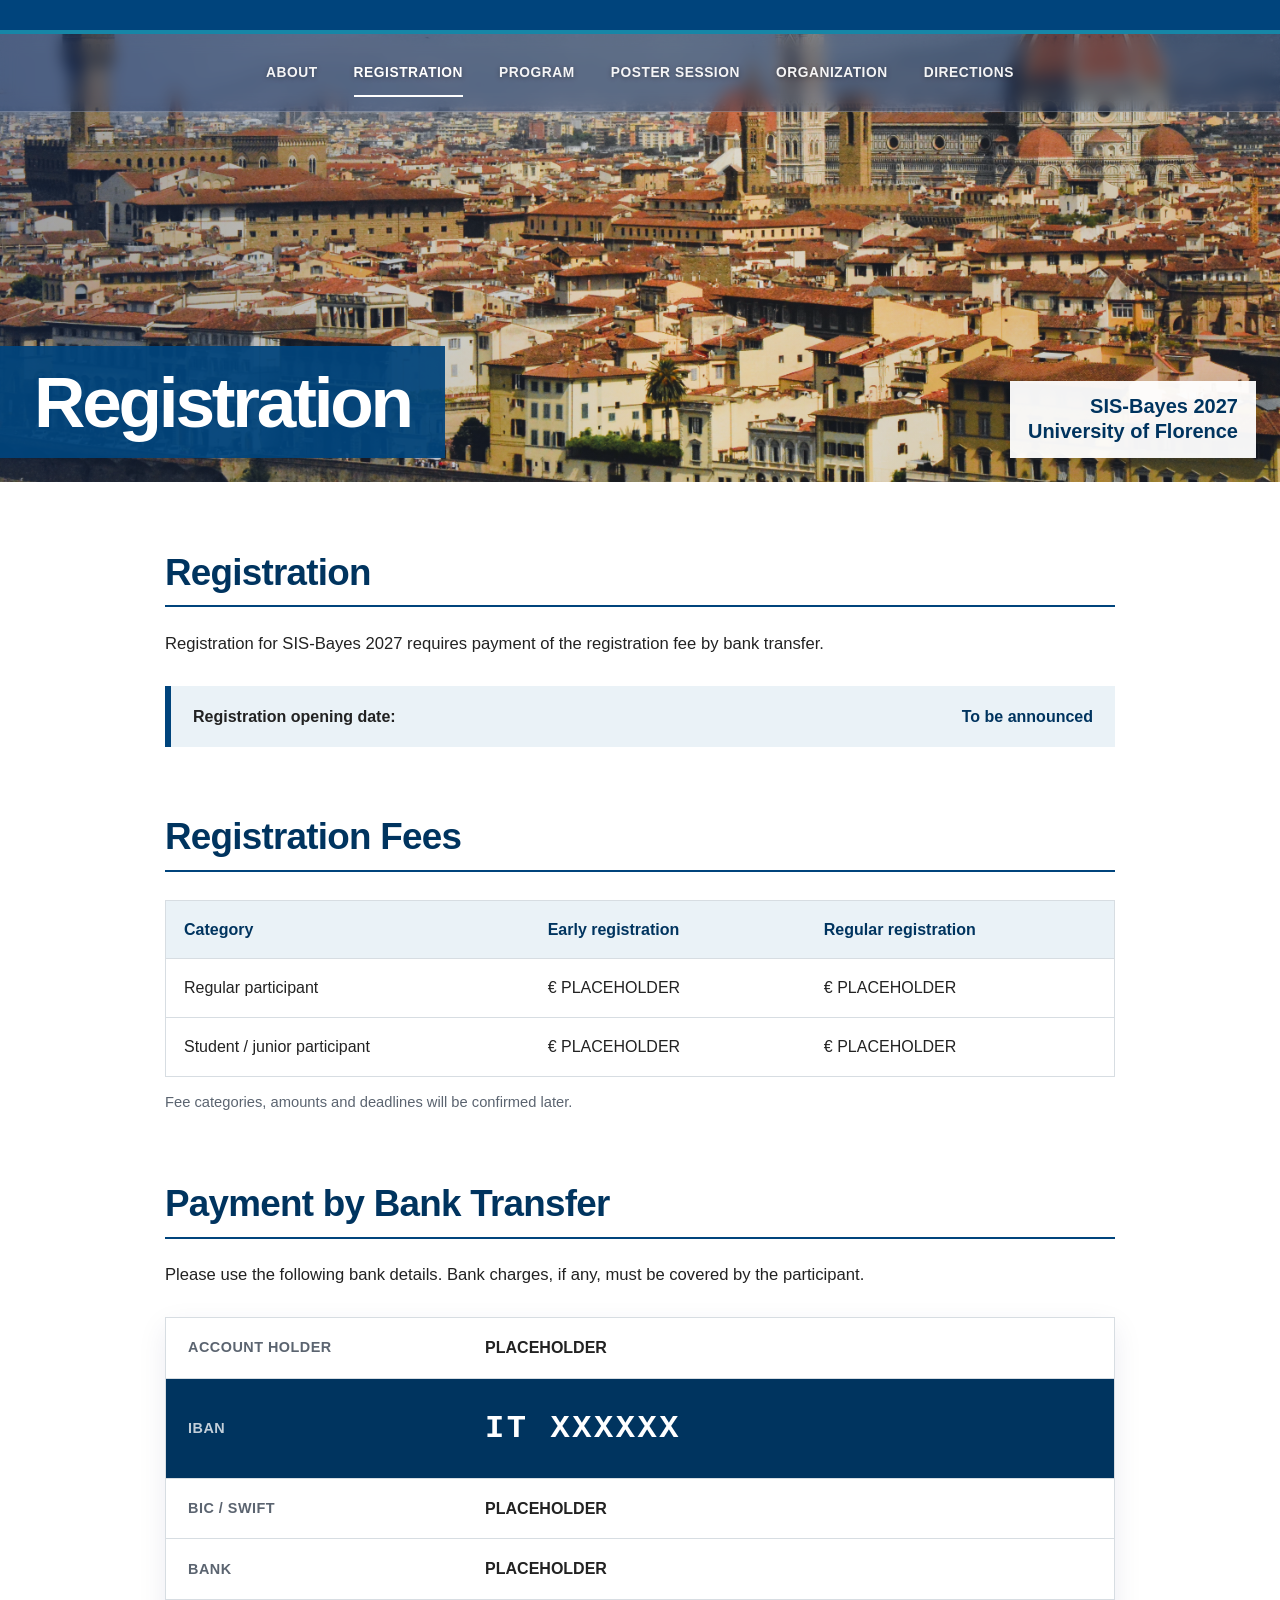
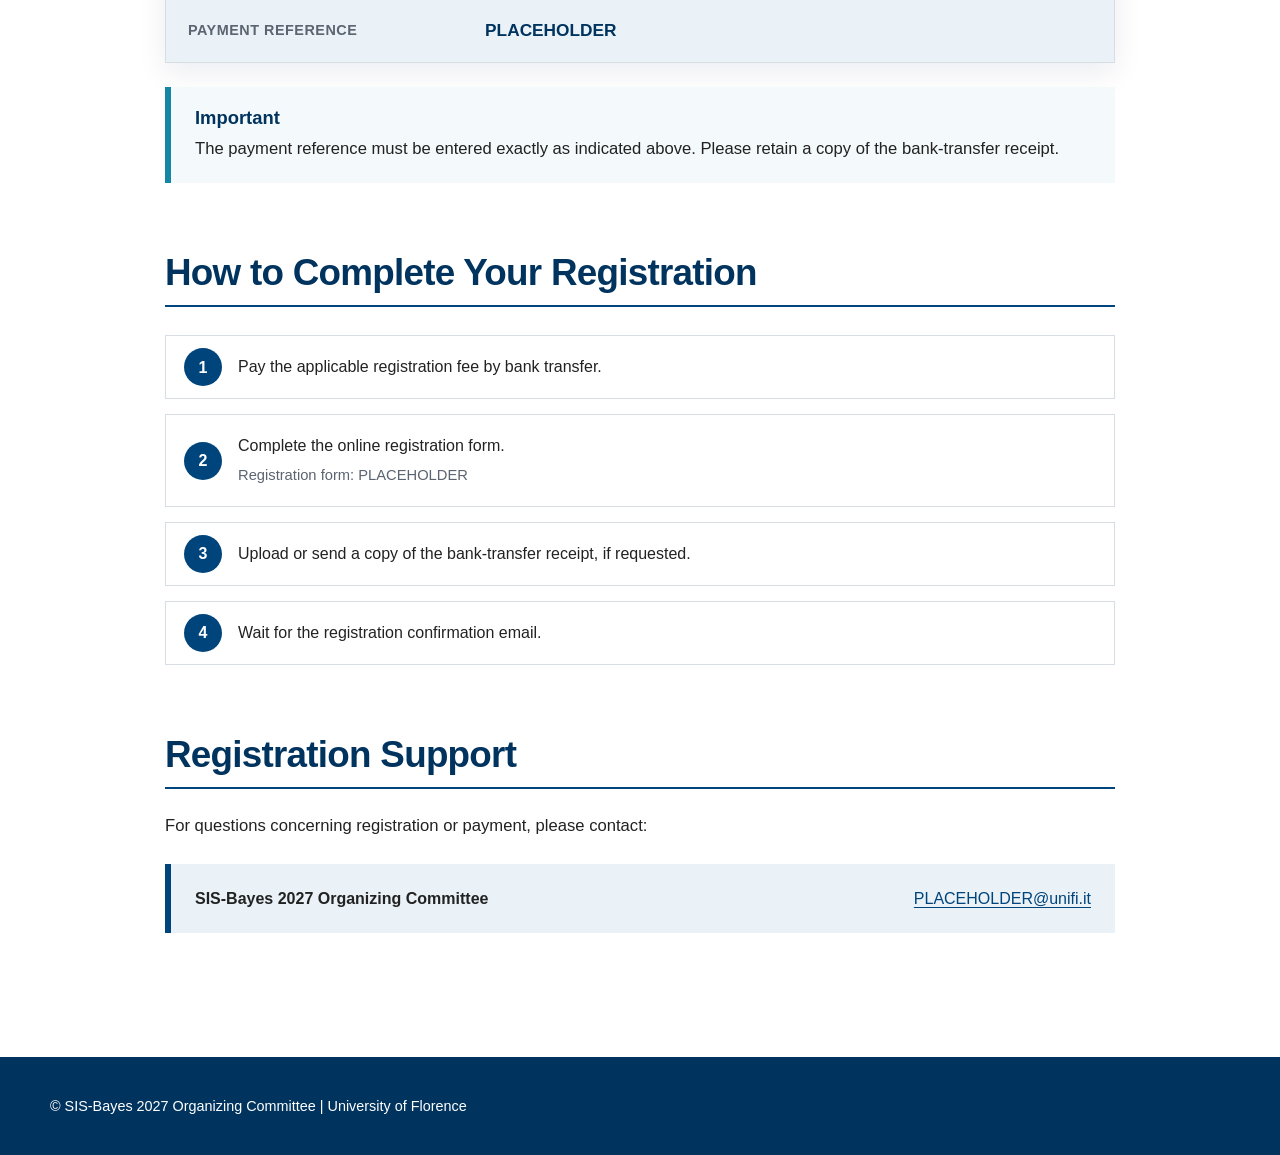
<file: registration/index.html>
<!DOCTYPE html>
<html lang="en">

<head>
    <meta charset="utf-8">
    <meta name="viewport" content="width=device-width, initial-scale=1">

    <base href="../">

    <link rel="shortcut icon" type="image/png" href="assets/favicon.png">
    <link rel="stylesheet" type="text/css" media="all" href="assets/main.css?v=10">

    <meta name="description" content="Registration information for SIS-Bayes 2027">
    <meta name="resource-type" content="document">
    <meta name="distribution" content="global">
    <meta name="keywords" content="SIS-Bayes 2027, registration, Bayesian statistics, conference">

    <title>Registration | SIS-Bayes 2027</title>
</head>

<body>

    <nav class="main-navigation" aria-label="Main navigation">
        <div class="navigation-inner">
            <a title="About SIS-Bayes 2027" href=".">
                About
            </a>

            <a class="current"
               aria-current="page"
               title="Register for the Conference"
               href="registration">
                Registration
            </a>

            <a title="Conference Program" href="program">
                Program
            </a>

            <a title="Conference Poster Session" href="poster-session">
                Poster Session
            </a>

            <a title="Conference Organization" href="./#organization">
                Organization
            </a>

            <a title="Directions to the Conference" href="directions">
                Directions
            </a>
        </div>
    </nav>

    <header class="site-hero compact-hero">
        <div class="banner">
            <img src="assets/banner.JPG"
                 alt="Florence panorama for SIS-Bayes 2027">

            <div class="hero-title">
                <span class="title1">Registration</span>
            </div>

            <div class="hero-details">
                SIS-Bayes 2027<br>
                University of Florence
            </div>
        </div>
    </header>

    <main class="page-content registration-page">

        <section class="conference-section" aria-labelledby="registration-title">
            <h2 id="registration-title">Registration</h2>

            <p>
                Registration for SIS-Bayes 2027 requires payment of the
                registration fee by bank transfer.
            </p>

            <div class="registration-notice">
                <strong>Registration opening date:</strong>
                <span>To be announced</span>
            </div>
        </section>

        <section class="conference-section" aria-labelledby="fees-title">
            <h2 id="fees-title">Registration Fees</h2>

            <div class="fee-table-wrapper">
                <table class="registration-fees">
                    <thead>
                        <tr>
                            <th scope="col">Category</th>
                            <th scope="col">Early registration</th>
                            <th scope="col">Regular registration</th>
                        </tr>
                    </thead>
                    <tbody>
                        <tr>
                            <td>Regular participant</td>
                            <td>€ PLACEHOLDER</td>
                            <td>€ PLACEHOLDER</td>
                        </tr>
                        <tr>
                            <td>Student / junior participant</td>
                            <td>€ PLACEHOLDER</td>
                            <td>€ PLACEHOLDER</td>
                        </tr>
                    </tbody>
                </table>
            </div>

            <p class="small-note">
                Fee categories, amounts and deadlines will be confirmed later.
            </p>
        </section>

        <section class="conference-section" aria-labelledby="payment-title">
            <h2 id="payment-title">Payment by Bank Transfer</h2>

            <p>
                Please use the following bank details. Bank charges, if any,
                must be covered by the participant.
            </p>

            <div class="bank-details" aria-label="Bank transfer details">
                <div class="bank-detail-row">
                    <span class="bank-label">Account holder</span>
                    <strong>PLACEHOLDER</strong>
                </div>

                <div class="bank-detail-row iban-row">
                    <span class="bank-label">IBAN</span>
                    <strong class="iban-value">IT XXXXXX</strong>
                </div>

                <div class="bank-detail-row">
                    <span class="bank-label">BIC / SWIFT</span>
                    <strong>PLACEHOLDER</strong>
                </div>

                <div class="bank-detail-row">
                    <span class="bank-label">Bank</span>
                    <strong>PLACEHOLDER</strong>
                </div>

                <div class="bank-detail-row payment-reference-row">
                    <span class="bank-label">Payment reference</span>
                    <strong>PLACEHOLDER</strong>
                </div>
            </div>

            <div class="important-payment-note">
                <h3>Important</h3>
                <p>
                    The payment reference must be entered exactly as indicated
                    above. Please retain a copy of the bank-transfer receipt.
                </p>
            </div>
        </section>

        <section class="conference-section" aria-labelledby="procedure-title">
            <h2 id="procedure-title">How to Complete Your Registration</h2>

            <ol class="registration-steps">
                <li>
                    Pay the applicable registration fee by bank transfer.
                </li>
                <li>
                    Complete the online registration form.
                    <span class="inline-placeholder">Registration form: PLACEHOLDER</span>
                </li>
                <li>
                    Upload or send a copy of the bank-transfer receipt, if requested.
                </li>
                <li>
                    Wait for the registration confirmation email.
                </li>
            </ol>
        </section>

        <section class="conference-section" aria-labelledby="contact-title">
            <h2 id="contact-title">Registration Support</h2>

            <p>
                For questions concerning registration or payment, please contact:
            </p>

            <div class="contact-box">
                <strong>SIS-Bayes 2027 Organizing Committee</strong>
                <a href="mailto:PLACEHOLDER@unifi.it">PLACEHOLDER@unifi.it</a>
            </div>
        </section>

    </main>

    <footer>
        <div class="footer-inner">
            &copy; SIS-Bayes 2027 Organizing Committee
            <span aria-hidden="true"> | </span>
            University of Florence
        </div>
    </footer>

</body>
</html>
</file>
<file: assets/main.css>
/* ==========================================================
   ABC-DEIES 2027
   Stile ispirato al portale UniFi
   ========================================================== */

:root {
    --unifi-blue: #00447c;
    --unifi-blue-dark: #00345f;
    --unifi-blue-light: #eaf2f7;
    --unifi-cyan: #1686a7;

    --text: #222222;
    --muted: #5b6470;
    --border: #d7dde2;
    --background: #ffffff;
    --background-soft: #f4f6f7;

    --content-width: 1180px;
    --reading-width: 900px;
    --navigation-height: 68px;
}

/* Reset */
*,
*::before,
*::after {
    box-sizing: border-box;
}

html {
    margin: 0;
    padding: 0;
    scroll-behavior: smooth;
    background: var(--background);
}

body {
    min-width: 320px;
    margin: 0;
    padding: 0;
    background: var(--background);
    color: var(--text);
    font-family: Arial, "Helvetica Neue", Helvetica, sans-serif;
    font-size: 16px;
    line-height: 1.6;
    text-align: left;
}

/* Fascia superiore */
body::before {
    display: block;
    width: 100%;
    height: 34px;
    content: "";
    background: var(--unifi-blue);
    border-bottom: 4px solid var(--unifi-cyan);
}

img,
svg,
video,
iframe {
    max-width: 100%;
}

img {
    height: auto;
}

/* ==========================================================
   HERO / BANNER
   ========================================================== */

.site-hero {
    width: 100%;
    background: var(--background);
}

.banner {
    position: relative;
    width: 100%;
    height: clamp(430px, 46vw, 650px);
    padding-top: 78px;
    margin: 0;
    overflow: hidden;
    background: var(--background-soft);
}

.banner > img {
    position: absolute;
    inset: 0;
    display: block;
    width: 100%;
    height: 100%;
    object-fit: cover;
    object-position: center;
    transform: scale(1.001);
}

/* Leggera sfumatura per migliorare la leggibilità */
.banner::after {
    position: absolute;
    inset: 0;
    content: "";
    pointer-events: none;
    background:
        linear-gradient(
            90deg,
            rgb(0 31 91 / 34%) 0%,
            rgb(0 31 91 / 8%) 52%,
            rgb(0 31 91 / 16%) 100%
        );
}

.hero-title {
    position: absolute;
    z-index: 1;
    bottom: 24px;
    left: 0;
    max-width: min(82%, 820px);
    padding: 22px 34px 20px;
    background: rgb(0 68 124 / 93%);
    color: #ffffff;
    font-size: clamp(2.15rem, 5.8vw, 4.45rem);
    font-weight: 700;
    line-height: 0.98;
    letter-spacing: -0.045em;
}

.title1 {
    color: inherit;
}

.year {
    display: inline-block;
    margin-left: 0.14em;
    color: inherit;
    font-size: 0.62em;
    font-weight: 400;
    letter-spacing: -0.02em;
}

.hero-details {
    position: absolute;
    z-index: 2;
    right: 24px;
    bottom: 24px;
    max-width: 340px;
    padding: 13px 18px;
    background: rgb(255 255 255 / 95%);
    color: var(--unifi-blue-dark);
    box-shadow: 0 8px 26px rgb(0 0 0 / 14%);
    font-size: clamp(1rem, 2vw, 1.25rem);
    font-weight: 700;
    line-height: 1.28;
    text-align: right;
}

/* ==========================================================
   NAVIGAZIONE ISPIRATA A SISBAYES 2025 / HIMALAYAS
   Barra trasparente sovrapposta all'immagine, logo a sinistra,
   voci a destra e comportamento sticky.
   ========================================================== */

.main-navigation {
    position: sticky;
    top: 0;
    z-index: 1000;
    width: 100%;
    height: 78px;
    margin: 0 0 -78px;
    background: rgb(0 31 91 / 34%);
    border-bottom: 1px solid rgb(255 255 255 / 22%);
    box-shadow: none;
    backdrop-filter: blur(8px);
    -webkit-backdrop-filter: blur(8px);
    transition:
        background-color 180ms ease,
        box-shadow 180ms ease;
}


.navigation-inner {
    display: flex;
    align-items: stretch;
    justify-content: center;
    width: min(calc(100% - 40px), var(--content-width));
    height: 100%;
    margin: 0 auto;
    padding-left: 0;
}

.navigation-inner a {
    position: relative;
    display: flex;
    flex: 0 0 auto;
    align-items: center;
    justify-content: center;
    min-height: 78px;
    padding: 0 18px;
    border: 0;
    background: transparent;
    color: rgb(255 255 255 / 94%);
    font-size: 0.86rem;
    font-weight: 700;
    line-height: 1.2;
    letter-spacing: 0.04em;
    text-align: center;
    text-decoration: none;
    text-transform: uppercase;
    transition:
        color 150ms ease,
        background-color 150ms ease;
}

.navigation-inner a:first-child {
    border-left: 0;
}

/* Linea sottile animata sotto la voce */
.navigation-inner a::after {
    position: absolute;
    right: 50%;
    bottom: 15px;
    left: 50%;
    height: 2px;
    content: "";
    background: #ffffff;
    transition:
        right 180ms ease,
        left 180ms ease;
}

.navigation-inner a:hover,
.navigation-inner a:focus-visible {
    background: rgb(255 255 255 / 10%);
    color: #ffffff;
}

.navigation-inner a.current {
    background: transparent;
    color: #ffffff;
}

.navigation-inner a:hover::after,
.navigation-inner a:focus-visible::after,
.navigation-inner a.current::after {
    right: 18px;
    left: 18px;
}

/* Ombra leggera per la leggibilità sul banner */
.navigation-inner a {
    text-shadow: 0 1px 5px rgb(0 0 0 / 36%);
}

/* ==========================================================
   CONTENUTO
   ========================================================== */

.page-content {
    width: min(calc(100% - 40px), 1100px);
    margin: 0 auto;
    padding: 10px 50px 34px;
}

.page-content section + section {
    margin-top: 68px;
}

h1,
h2,
h3,
h4 {
    clear: both;
    margin-top: 1.6em;
    margin-bottom: 0.65em;
    color: var(--text);
    font-family: Arial, "Helvetica Neue", Helvetica, sans-serif;
    font-weight: 700;
    line-height: 1.18;
    text-shadow: none;
}

h1 {
    position: relative;
    padding-top: 18px;
    font-size: clamp(2.35rem, 5vw, 4rem);
    letter-spacing: -0.035em;
}

h1::before {
    position: absolute;
    top: 0;
    left: 0;
    width: 76px;
    height: 5px;
    content: "";
    background: var(--unifi-blue);
}

h2 {
    padding-bottom: 11px;
    border-bottom: 2px solid var(--unifi-blue);
    color: var(--unifi-blue-dark);
    font-size: clamp(1.65rem, 3vw, 2.3rem);
    letter-spacing: -0.02em;
}

h3 {
    color: var(--unifi-blue-dark);
    font-size: clamp(1.3rem, 2.4vw, 1.7rem);
}

h4 {
    font-size: 1.18rem;
}

p {
    width: 100%;
    max-width: var(--reading-width);
    margin: 20px 0;
    font-size: 1.04rem;
}

ul,
ol {
    width: 100%;
    max-width: var(--reading-width);
    margin: 18px 0 24px;
    padding-left: 1.5rem;
}

ul {
    list-style: square;
}

li {
    margin: 7px 0;
    padding-left: 4px;
}

li::marker {
    color: var(--unifi-blue);
}

a {
    color: var(--unifi-blue);
    text-decoration: underline;
    text-decoration-thickness: 1px;
    text-underline-offset: 3px;
}

a:hover,
a:focus {
    color: var(--unifi-blue-dark);
    text-decoration-thickness: 2px;
}

:focus-visible {
    outline: 3px solid var(--unifi-cyan);
    outline-offset: 3px;
}

/* ==========================================================
   SPONSOR
   ========================================================== */

.sponsors {
    display: grid;
    grid-template-columns: repeat(3, minmax(0, 1fr));
    gap: 22px;
    width: 100%;
    margin: 38px 0 0;
}

.sponsor {
    display: flex;
    align-items: center;
    justify-content: center;
    min-height: 145px;
    padding: 24px;
    background: #ffffff;
    border: 1px solid var(--border);
    box-shadow: 0 8px 24px rgb(0 31 91 / 7%);
    text-decoration: none;
    transition:
        transform 160ms ease,
        box-shadow 160ms ease,
        border-color 160ms ease;
}

.sponsor:hover,
.sponsor:focus-visible {
    border-color: var(--unifi-blue);
    box-shadow: 0 12px 30px rgb(0 31 91 / 13%);
    transform: translateY(-3px);
}

.sponsor img {
    display: block;
    width: auto;
    max-width: 100%;
    max-height: 95px;
    object-fit: contain;
}

/* ==========================================================
   COMPONENTI UTILIZZABILI NELLE ALTRE PAGINE
   ========================================================== */

table {
    width: 100%;
    margin: 22px 0 34px;
    border-collapse: collapse;
}

th,
td {
    padding: 12px 14px;
    border-bottom: 1px solid var(--border);
    text-align: left;
    vertical-align: top;
}

th {
    background: var(--unifi-blue-light);
    color: var(--unifi-blue-dark);
    font-weight: 700;
}

.notice,
.info-box {
    width: 100%;
    max-width: var(--reading-width);
    margin: 28px 0;
    padding: 20px 24px;
    border-left: 6px solid var(--unifi-blue);
    background: var(--unifi-blue-light);
}

.button,
a.button,
.btn {
    display: inline-block;
    padding: 11px 18px;
    border: 2px solid var(--unifi-blue);
    background: var(--unifi-blue);
    color: #ffffff;
    font-weight: 700;
    text-decoration: none;
    transition:
        background-color 150ms ease,
        color 150ms ease;
}

.button:hover,
a.button:hover,
.btn:hover {
    background: #ffffff;
    color: var(--unifi-blue);
}

/* Programma */
table.plenary {
    background: #ffffff;
    border-top: 4px solid var(--unifi-blue);
}

td.room {
    width: 90%;
    padding: 16px 16px 8px;
    border-bottom: 0;
    color: var(--unifi-blue);
    font-size: 1.35rem;
    font-weight: 700;
}

td.date {
    width: 150px;
    padding: 16px 18px 8px 8px;
    border-bottom: 0;
    color: var(--muted);
    font-weight: 700;
    text-align: right;
    white-space: nowrap;
}

td.title,
td.title-special {
    padding: 8px 16px;
    color: var(--text);
    font-size: 1.22rem;
    font-weight: 700;
    line-height: 1.3;
}

td.title-special {
    color: var(--unifi-blue);
    font-size: 1.35rem;
}

td.speaker {
    padding: 4px 16px 8px;
    color: var(--muted);
    font-style: italic;
}

td.abstract {
    padding: 8px 16px 22px;
}

/* Iframe e immagini */
iframe.registration,
iframe.directions {
    display: block;
    width: 100%;
    margin: 28px auto 42px;
    border: 1px solid var(--border);
    background: #ffffff;
}

iframe.registration {
    height: 1400px;
}

iframe.directions {
    height: 440px;
}

img.center {
    display: block;
    width: min(100%, 780px);
    margin: 28px auto 42px;
}

/* ==========================================================
   FOOTER
   ========================================================== */

footer {
    width: 100%;
    margin-top: 90px;
    padding: 38px 20px;
    background: var(--unifi-blue-dark);
    color: #ffffff;
    font-size: 0.9rem;
    line-height: 1.55;
}

.footer-inner {
    width: min(calc(100% - 40px), var(--content-width));
    margin: 0 auto;
}

footer a {
    color: #ffffff;
    text-decoration-color: rgb(255 255 255 / 70%);
}

footer a:hover,
footer a:focus {
    color: #ffffff;
}

/* ==========================================================
   RESPONSIVE
   ========================================================== */

@media (max-width: 900px) {
    body::before {
        height: 14px;
        border-bottom-width: 3px;
    }

    .banner {
        height: clamp(330px, 55vw, 460px);
    }

    .hero-title {
        right: 18px;
        bottom: 18px;
        max-width: calc(100% - 18px);
        padding: 18px 22px 17px;
    }

    .hero-details {
        display: none;
    }

    .main-navigation {
        height: 68px;
        margin-bottom: -68px;
        overflow-x: auto;
        background: rgb(0 31 91 / 54%);
        scrollbar-width: none;
        overscroll-behavior-x: contain;
    }

    .main-navigation::-webkit-scrollbar {
        display: none;
    }

    .navigation-inner {
        justify-content: center;
        width: max-content;
        min-width: 100%;
        margin: 0;
        padding-left: 0;
    }

    .navigation-inner a {
        flex: 0 0 auto;
        min-width: 130px;
        min-height: 68px;
        padding: 0 14px;
        font-size: 0.78rem;
    }

    .navigation-inner a::after {
        bottom: 11px;
    }

    .page-content {
        padding-right: 34px;
        padding-left: 34px;
    }
}

@media (max-width: 620px) {

    .navigation-inner a {
        min-width: 112px;
        padding: 0 11px;
        font-size: 0.72rem;
    }

    .banner {
        height: 330px;
    }

    .hero-title {
        right: 12px;
        bottom: 12px;
        max-width: calc(100% - 12px);
        padding: 15px 17px 14px;
    }

    .page-content {
        width: calc(100% - 28px);
        padding: 4px 18px 24px;
    }

    .page-content section + section {
        margin-top: 52px;
    }

    p,
    li,
    th,
    td {
        font-size: 1rem;
    }

    .sponsors {
        grid-template-columns: 1fr;
    }

    .sponsor {
        min-height: 125px;
    }

    table:not(.navigation),
    table:not(.navigation) tbody,
    table:not(.navigation) tr,
    table:not(.navigation) th,
    table:not(.navigation) td {
        display: block;
        width: 100%;
    }

    td.date {
        padding-bottom: 2px;
        text-align: left;
    }

    footer {
        margin-top: 64px;
        padding: 30px 14px;
    }

    .footer-inner {
        width: 100%;
    }
}


@supports not ((backdrop-filter: blur(1px)) or (-webkit-backdrop-filter: blur(1px))) {
    .main-navigation {
        background: rgb(0 31 91 / 68%);
    }
}

@media (prefers-reduced-motion: reduce) {
    html {
        scroll-behavior: auto;
    }

    *,
    *::before,
    *::after {
        transition-duration: 0.01ms !important;
        animation-duration: 0.01ms !important;
        animation-iteration-count: 1 !important;
    }
}


/* ==========================================================
   HOMEPAGE SECTIONS
   ========================================================== */

.conference-section {
    scroll-margin-top: 100px;
}

.people-list {
    display: grid;
    grid-template-columns: repeat(2, minmax(0, 1fr));
    gap: 14px 24px;
    width: 100%;
    max-width: none;
    margin: 28px 0 0;
    padding: 0;
    list-style: none;
}

.people-list li {
    position: relative;
    margin: 0;
    padding: 16px 18px 16px 24px;
    background: #ffffff;
    border: 1px solid var(--border);
    box-shadow: 0 6px 18px rgb(0 31 91 / 6%);
}

.people-list li::before {
    position: absolute;
    top: 18px;
    bottom: 18px;
    left: 0;
    width: 5px;
    content: "";
    background: var(--unifi-blue);
}

.people-list strong,
.people-list span {
    display: block;
}

.people-list strong {
    color: var(--unifi-blue-dark);
    font-size: 1.03rem;
}

.people-list span {
    margin-top: 3px;
    color: var(--muted);
    font-size: 0.94rem;
}

.committee-grid,
.organization-grid {
    display: grid;
    grid-template-columns: repeat(2, minmax(0, 1fr));
    gap: 28px;
    margin-top: 30px;
}

.committee-card,
.logo-panel {
    padding: 28px;
    background: #ffffff;
    border: 1px solid var(--border);
    box-shadow: 0 10px 28px rgb(0 31 91 / 8%);
}

.committee-card h3,
.logo-panel h3 {
    margin-top: 0;
    padding-bottom: 10px;
    border-bottom: 2px solid var(--unifi-blue-light);
}

.people-list.compact {
    grid-template-columns: 1fr;
    gap: 11px;
    margin-top: 20px;
}

.people-list.compact li {
    padding-top: 13px;
    padding-bottom: 13px;
    box-shadow: none;
}

.logo-row {
    display: flex;
    align-items: center;
    justify-content: center;
    gap: 24px;
    min-height: 170px;
    margin-top: 18px;
}

.logo-row a {
    display: flex;
    align-items: center;
    justify-content: center;
    padding: 14px;
    text-decoration: none;
}

.logo-row img {
    display: block;
    width: auto;
    max-width: 100%;
    max-height: 120px;
    object-fit: contain;
}

.single-logo img {
    max-height: 145px;
}

.endorsement-logos {
    flex-wrap: wrap;
}

.endorsement-logos a {
    flex: 1 1 120px;
    max-width: 180px;
}

@media (max-width: 800px) {
    .people-list,
    .committee-grid,
    .organization-grid {
        grid-template-columns: 1fr;
    }

    .committee-card,
    .logo-panel {
        padding: 22px;
    }
}

@media (max-width: 520px) {
    .logo-row {
        align-items: stretch;
        flex-direction: column;
    }

    .endorsement-logos a {
        width: 100%;
        max-width: none;
    }
}


/* ==========================================================
   REGISTRATION PAGE
   ========================================================== */

.compact-hero .banner {
    height: clamp(310px, 35vw, 460px);
}

.registration-page {
    max-width: 1050px;
}

.registration-notice {
    display: flex;
    align-items: center;
    justify-content: space-between;
    gap: 24px;
    margin: 28px 0 0;
    padding: 18px 22px;
    background: var(--unifi-blue-light);
    border-left: 6px solid var(--unifi-blue);
}

.registration-notice span {
    color: var(--unifi-blue-dark);
    font-weight: 700;
}

.fee-table-wrapper {
    margin-top: 28px;
    overflow-x: auto;
    border: 1px solid var(--border);
}

.registration-fees {
    min-width: 650px;
    margin: 0;
}

.registration-fees th,
.registration-fees td {
    padding: 16px 18px;
}

.registration-fees tbody tr:last-child td {
    border-bottom: 0;
}

.small-note {
    margin-top: 14px;
    color: var(--muted);
    font-size: 0.92rem;
}

.bank-details {
    margin-top: 28px;
    overflow: hidden;
    background: #ffffff;
    border: 1px solid var(--border);
    box-shadow: 0 10px 28px rgb(0 31 91 / 8%);
}

.bank-detail-row {
    display: grid;
    grid-template-columns: minmax(170px, 0.45fr) minmax(0, 1fr);
    gap: 24px;
    align-items: center;
    padding: 17px 22px;
    border-bottom: 1px solid var(--border);
}

.bank-detail-row:last-child {
    border-bottom: 0;
}

.bank-label {
    color: var(--muted);
    font-size: 0.9rem;
    font-weight: 700;
    letter-spacing: 0.035em;
    text-transform: uppercase;
}

.iban-row {
    padding-top: 24px;
    padding-bottom: 24px;
    background: var(--unifi-blue-dark);
    color: #ffffff;
}

.iban-row .bank-label {
    color: rgb(255 255 255 / 76%);
}

.iban-value {
    color: #ffffff;
    font-family: "Courier New", Courier, monospace;
    font-size: clamp(1.35rem, 3vw, 2rem);
    letter-spacing: 0.08em;
    overflow-wrap: anywhere;
}

.payment-reference-row {
    background: var(--unifi-blue-light);
}

.payment-reference-row strong {
    color: var(--unifi-blue-dark);
    font-size: 1.08rem;
}

.important-payment-note {
    margin-top: 24px;
    padding: 20px 24px;
    border-left: 6px solid var(--unifi-cyan);
    background: #f4f9fb;
}

.important-payment-note h3 {
    margin: 0 0 8px;
    font-size: 1.15rem;
}

.important-payment-note p {
    margin: 0;
}

.registration-steps {
    display: grid;
    gap: 15px;
    max-width: none;
    margin-top: 28px;
    padding: 0;
    list-style: none;
    counter-reset: registration-step;
}

.registration-steps li {
    position: relative;
    min-height: 64px;
    margin: 0;
    padding: 18px 20px 18px 72px;
    background: #ffffff;
    border: 1px solid var(--border);
    counter-increment: registration-step;
}

.registration-steps li::before {
    position: absolute;
    top: 50%;
    left: 18px;
    display: grid;
    width: 38px;
    height: 38px;
    place-items: center;
    content: counter(registration-step);
    background: var(--unifi-blue);
    border-radius: 50%;
    color: #ffffff;
    font-weight: 700;
    transform: translateY(-50%);
}

.inline-placeholder {
    display: block;
    margin-top: 5px;
    color: var(--muted);
    font-size: 0.92rem;
}

.contact-box {
    display: flex;
    align-items: center;
    justify-content: space-between;
    gap: 24px;
    margin-top: 24px;
    padding: 22px 24px;
    background: var(--unifi-blue-light);
    border-left: 6px solid var(--unifi-blue);
}

@media (max-width: 700px) {
    .registration-notice,
    .contact-box {
        align-items: flex-start;
        flex-direction: column;
        gap: 8px;
    }

    .bank-detail-row {
        grid-template-columns: 1fr;
        gap: 5px;
    }

    .iban-value {
        font-size: 1.3rem;
    }
}
</file>
